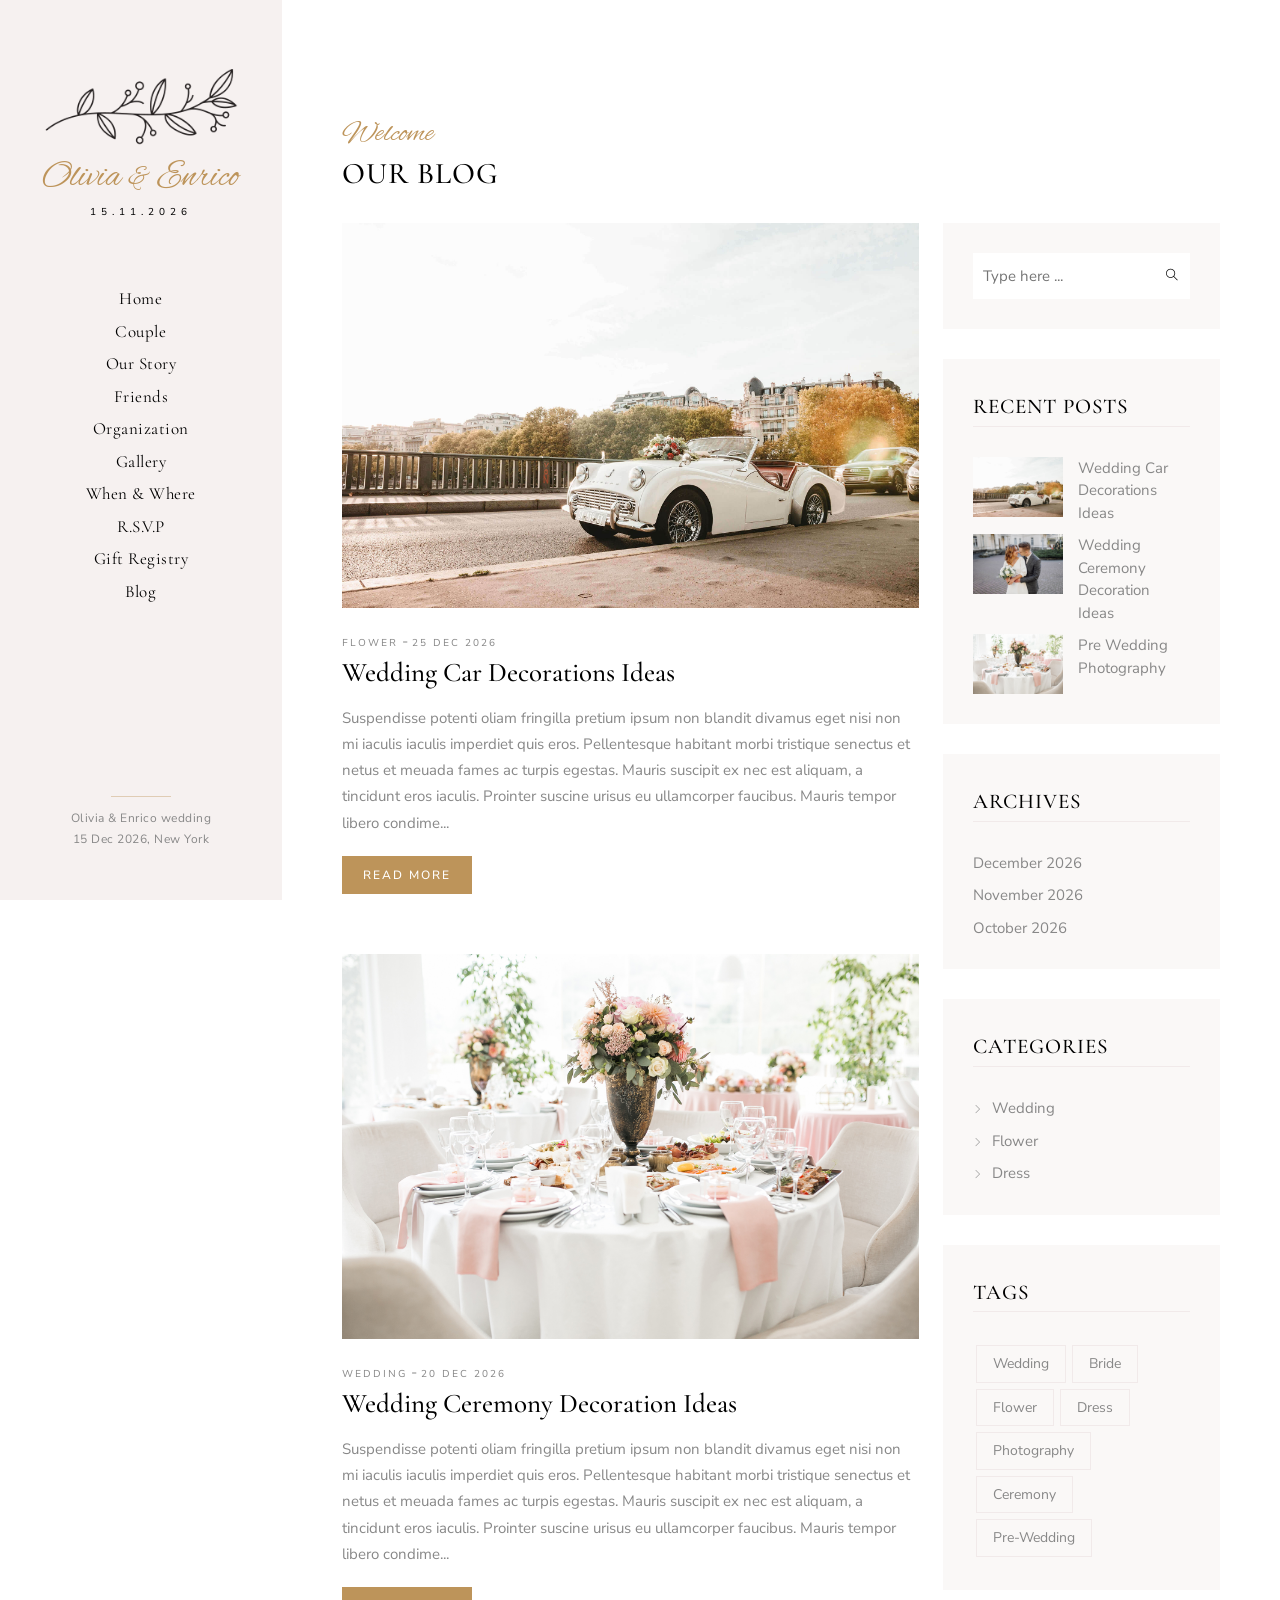
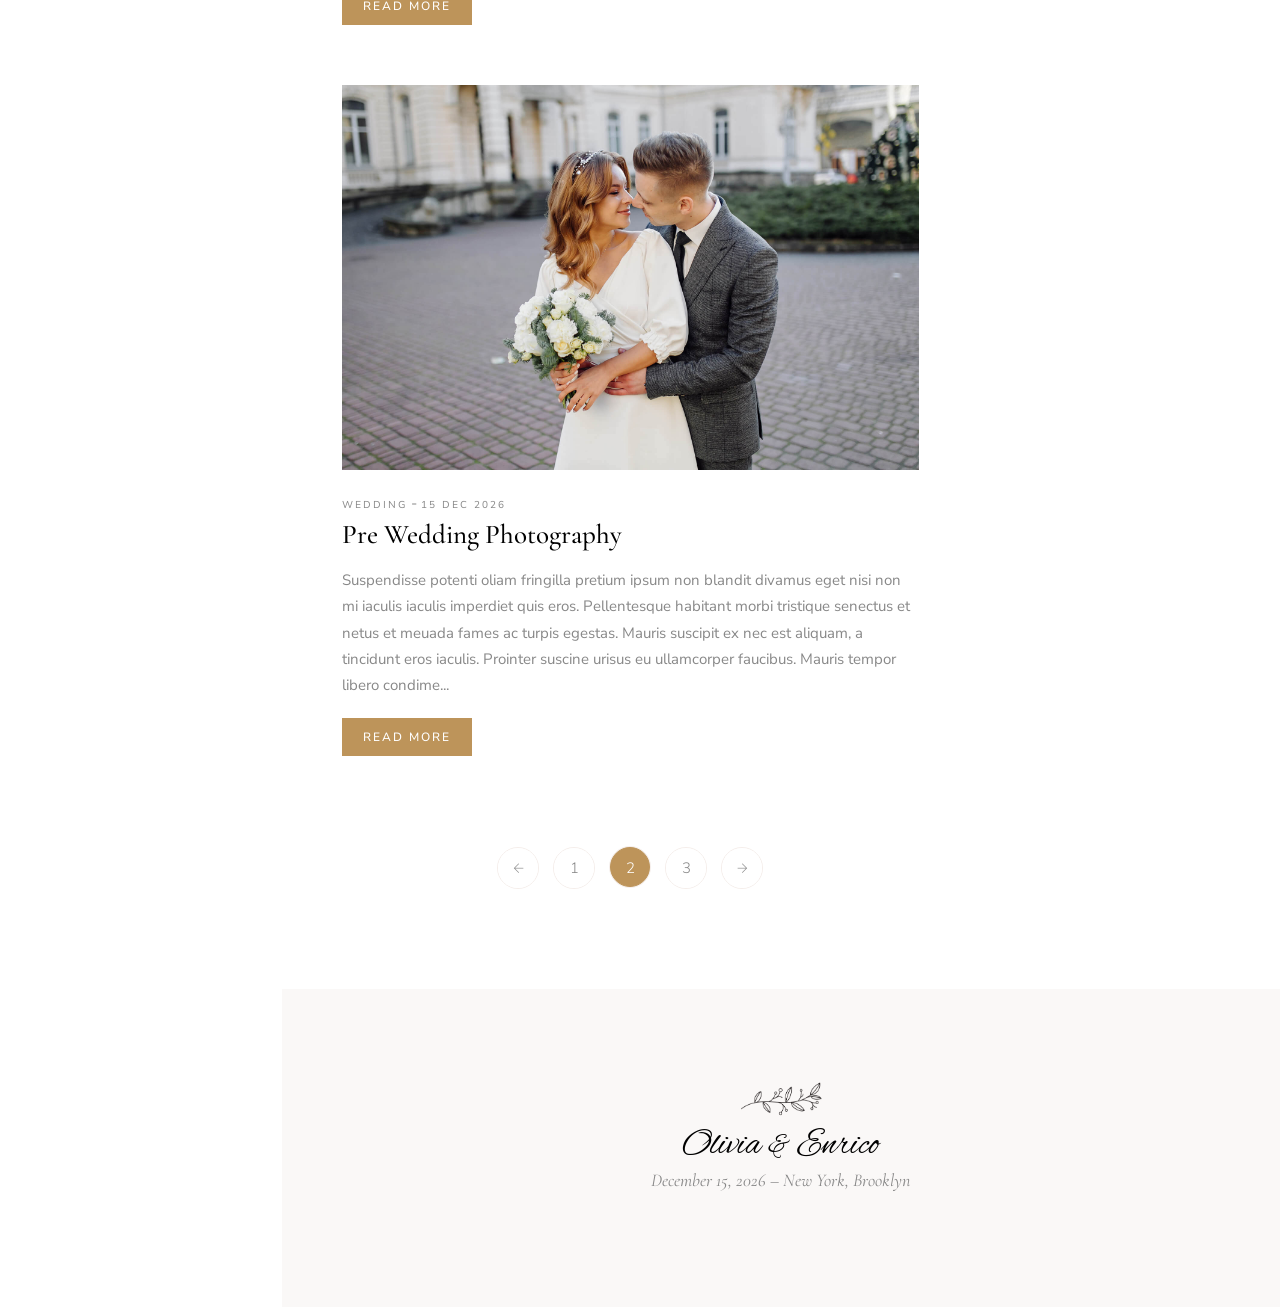
<file: blog.html>
<!DOCTYPE HTML>
<html lang="en">
<head>
    <meta charset="utf-8">
    <meta http-equiv="X-UA-Compatible" content="IE=edge">
    <title>Olivia & Enrico Wedding Template</title>
    <meta name="viewport" content="width=device-width, initial-scale=1">
    <meta name="description" content="Olivia & Enrico – Wedding Template is perfect for wedding planners, coordinators, photographers, and event organizers. Minimal, clean, responsive and SEO friendly design with Bootstrap 5+, video background, working contact form, and retina-ready layout.">
    <meta name="keywords" content="wedding template, wedding planner, wedding website, event organizer, wedding coordinator, wedding photographer, modern wedding template, bootstrap wedding theme, responsive wedding template, minimal wedding design">
    <meta name="author" content="DuruThemes">
    <meta name="robots" content="index, follow">
    <link rel="icon" type="image/png" href="images/favicon.png" />
    <link rel="stylesheet" href="css/animate.css">
    <link rel="stylesheet" href="css/themify-icons.css">
    <link rel="stylesheet" href="css/bootstrap.min.css">
    <link rel="stylesheet" href="css/magnific-popup.css">
    <link rel="stylesheet" href="css/owl.carousel.min.css">
    <link rel="stylesheet" href="css/owl.theme.default.min.css">
    <link rel="stylesheet" href="css/style.css">
</head>
<body>
    <!-- Preloader -->
    <div class="preloader">
        <div class="lds-heart">
            <div></div>
        </div>
    </div>
    <!-- Main -->
    <div id="oliven-page"> <a href="#" class="js-oliven-nav-toggle oliven-nav-toggle"><i></i></a>
        <!-- Sidebar Section -->
        <aside id="oliven-aside">
            <!-- Logo -->
            <div class="oliven-logo">
                <a href="index.html"> 
                    <img src="images/logo.png" alt=""> 
                    <span>Olivia <small>&</small> Enrico</span>
                    <h6>15.11.2026</h6>
                </a>
            </div>
            <!-- Menu -->
            <nav class="oliven-main-menu">
                <ul>
                    <li><a href="index.html#home">Home</a></li>
                    <li><a href="index.html#couple">Couple</a></li>
                    <li><a href="index.html#story">Our Story</a></li>
                    <li><a href="index.html#friends">Friends</a></li>
                    <li><a href="index.html#organization">Organization</a></li>
                    <li><a href="index.html#gallery">Gallery</a></li>
                    <li><a href="index.html#whenwhere">When & Where</a></li>
                    <li><a href="index.html#rsvp">R.S.V.P</a></li>
                    <li><a href="index.html#gift">Gift Registry</a></li>
                    <li><a href="blog.html">Blog</a></li>
                </ul>
            </nav>
            <!-- Sidebar Footer -->
            <div class="footer1"> <span class="separator"></span>
                <p>Olivia & Enrico wedding<br />15 Dec 2026, New York</p>
            </div>
        </aside>
        <!-- Content Section -->
        <div id="oliven-main">
            <!-- Blog -->
            <div id="blog" class="blog-page section-padding">
                <div class="container">
                    <div class="row">
                        <div class="col-md-12 mb-30"> 
                            <span class="oliven-title-meta">Welcome</span>
                            <h2 class="oliven-title">Our Blog</h2>
                        </div>
                    </div>
                    <div class="row">
                        <!-- Content -->
                        <div class="col-md-8">
                            <div class="row">
                               <div class="col-md-12">
                                    <div class="item">
                                        <div class="post-img img-grayscale">
                                            <a href="post.html"> <img src="images/blog/1.jpg" alt=""> </a>
                                        </div>
                                        <div class="post-cont"> <a href="blog.html"><span class="tag">Flower</span></a> - <a href="blog.html"><span class="tag">25 Dec 2026</span></a>
                                            <h5>
                                                <a href="post.html">Wedding Car Decorations Ideas</a>
                                            </h5>
                                            <p>Suspendisse potenti oliam fringilla pretium ipsum non blandit divamus eget nisi non mi iaculis iaculis imperdiet quis eros. Pellentesque habitant morbi tristique senectus et netus et meuada fames ac turpis egestas. Mauris suscipit ex nec est aliquam, a tincidunt eros iaculis. Prointer suscine urisus eu ullamcorper faucibus. Mauris tempor libero condime...</p>
                                            <div class="btn buttono"><a href="post.html"><span>Read More</span></a></div>
                                        </div>
                                    </div>
                                </div>                          
                                <div class="col-md-12">
                                    <div class="item">
                                        <div class="post-img img-grayscale">
                                            <a href="post.html"> <img src="images/blog/3.jpg" alt=""> </a>
                                        </div>
                                        <div class="post-cont"> <a href="blog.html"><span class="tag">Wedding</span></a> - <a href="blog.html"><span class="tag">20 Dec 2026</span></a>
                                            <h5>
                                                <a href="post.html">Wedding Ceremony Decoration Ideas</a>
                                            </h5>
                                            <p>Suspendisse potenti oliam fringilla pretium ipsum non blandit divamus eget nisi non mi iaculis iaculis imperdiet quis eros. Pellentesque habitant morbi tristique senectus et netus et meuada fames ac turpis egestas. Mauris suscipit ex nec est aliquam, a tincidunt eros iaculis. Prointer suscine urisus eu ullamcorper faucibus. Mauris tempor libero condime...</p>
                                            <div class="btn buttono"><a href="post.html"><span>Read More</span></a></div>
                                        </div>
                                    </div>
                                </div>
                                <div class="col-md-12">
                                    <div class="item">
                                        <div class="post-img img-grayscale">
                                            <a href="post.html"> <img src="images/blog/2.jpg" alt=""> </a>
                                        </div>
                                        <div class="post-cont"> <a href="blog.html"><span class="tag">Wedding</span></a> - <a href="blog.html"><span class="tag">15 Dec 2026</span></a>
                                            <h5>
                                                <a href="post.html">Pre Wedding Photography</a>
                                            </h5>
                                            <p>Suspendisse potenti oliam fringilla pretium ipsum non blandit divamus eget nisi non mi iaculis iaculis imperdiet quis eros. Pellentesque habitant morbi tristique senectus et netus et meuada fames ac turpis egestas. Mauris suscipit ex nec est aliquam, a tincidunt eros iaculis. Prointer suscine urisus eu ullamcorper faucibus. Mauris tempor libero condime...</p>
                                            <div class="btn buttono"><a href="post.html"><span>Read More</span></a></div>
                                        </div>
                                    </div>
                                </div>
                            </div>
                            <div class="row">
                                <div class="col-md-12 text-center">
                                    <!-- Pagination -->
                                    <ul class="blog-pagination-wrap align-center">
                                        <li><a href="blog.html#"><i class="ti-arrow-left"></i></a></li>
                                        <li><a href="blog.html#">1</a></li>
                                        <li><a href="blog.html#" class="active">2</a></li>
                                        <li><a href="blog.html#">3</a></li>
                                        <li><a href="blog.html#"><i class="ti-arrow-right"></i></a></li>
                                    </ul>
                                </div>
                            </div>
                        </div>
                        <!-- Sidebar -->
                        <div class="col-md-4">
                            <div class="blog-sidebar row">
                                <div class="col-md-12">
                                    <div class="widget search">
                                        <form>
                                            <input type="text" name="search" placeholder="Type here ...">
                                            <button type="submit"><i class="ti-search" aria-hidden="true"></i></button>
                                        </form>
                                    </div>
                                </div>
                                <div class="col-md-12">
                                    <div class="widget">
                                        <div class="widget-title">
                                            <h6>Recent Posts</h6>
                                        </div>
                                        <ul class="recent">
                                            <li>
                                                <div class="thum"> 
                                                    <img src="images/blog/1.jpg" alt=""> 
                                                </div> 
                                                <a href="#">Wedding Car Decorations Ideas</a>
                                            </li>
                                            <li>
                                                <div class="thum"> 
                                                    <img src="images/blog/2.jpg" alt=""> 
                                                </div> 
                                                <a href="#">Wedding Ceremony Decoration Ideas</a>
                                            </li>
                                            <li>
                                                <div class="thum"> 
                                                    <img src="images/blog/3.jpg" alt=""> 
                                                </div> 
                                                <a href="#">Pre Wedding Photography</a>
                                            </li>
                                        </ul>
                                    </div>
                                </div>
                                <div class="col-md-12">
                                    <div class="widget">
                                        <div class="widget-title">
                                            <h6>Archives</h6>
                                        </div>
                                        <ul>
                                            <li><a href="#">December 2026</a></li>
                                            <li><a href="#">November 2026</a></li>
                                            <li><a href="#">October 2026</a></li>
                                        </ul>
                                    </div>
                                </div>
                                <div class="col-md-12">
                                    <div class="widget">
                                        <div class="widget-title">
                                            <h6>Categories</h6>
                                        </div>
                                        <ul>
                                            <li><a href="post.html"><i class="ti-angle-right"></i>Wedding</a></li>
                                            <li><a href="post.html"><i class="ti-angle-right"></i>Flower</a></li>
                                            <li><a href="post.html"><i class="ti-angle-right"></i>Dress</a></li>
                                        </ul>
                                    </div>
                                </div>
                                <div class="col-md-12">
                                    <div class="widget">
                                        <div class="widget-title">
                                            <h6>Tags</h6>
                                        </div>
                                        <ul class="tags">
                                            <li><a href="#">Wedding</a></li>
                                            <li><a href="#">Bride</a></li>
                                            <li><a href="#">Flower</a></li>
                                            <li><a href="#">Dress</a></li>
                                            <li><a href="#">Photography</a></li>
                                            <li><a href="#">Ceremony</a></li>
                                            <li><a href="#">Pre-Wedding</a></li>
                                        </ul>
                                    </div>
                                </div>
                            </div>
                        </div>
                    </div>
                </div>
            </div>
            <!-- Footer -->
            <div class="footer2">
                <div class="oliven-narrow-content">
                    <div class="row">
                        <div class="col-md-12 text-center">
                            <h2>
                                <a href="index.html"><img src="images/logo.png" alt=""><span>Olivia <small>&</small> Enrico</span></a>
                            </h2>
                            <p class="copyright">December 15, 2026 – New York, Brooklyn</p>
                        </div>
                    </div>
                </div>
            </div>
        </div>
        <!-- jQuery -->
        <script src="js/jquery.min.js"></script>
        <script src="js/modernizr-2.6.2.min.js"></script>
        <script src="js/jquery.easing.1.3.js"></script>
        <script src="js/bootstrap.min.js"></script>
        <script src="js/jquery.waypoints.min.js"></script>
        <script src="js/sticky-kit.min.js"></script>
        <script src="js/isotope.js"></script>
        <script src="js/jquery.magnific-popup.min.js"></script>
        <script src="js/owl.carousel.min.js"></script>
        <script src="js/main.js"></script>
    </div>
</body>
</html>
</file>
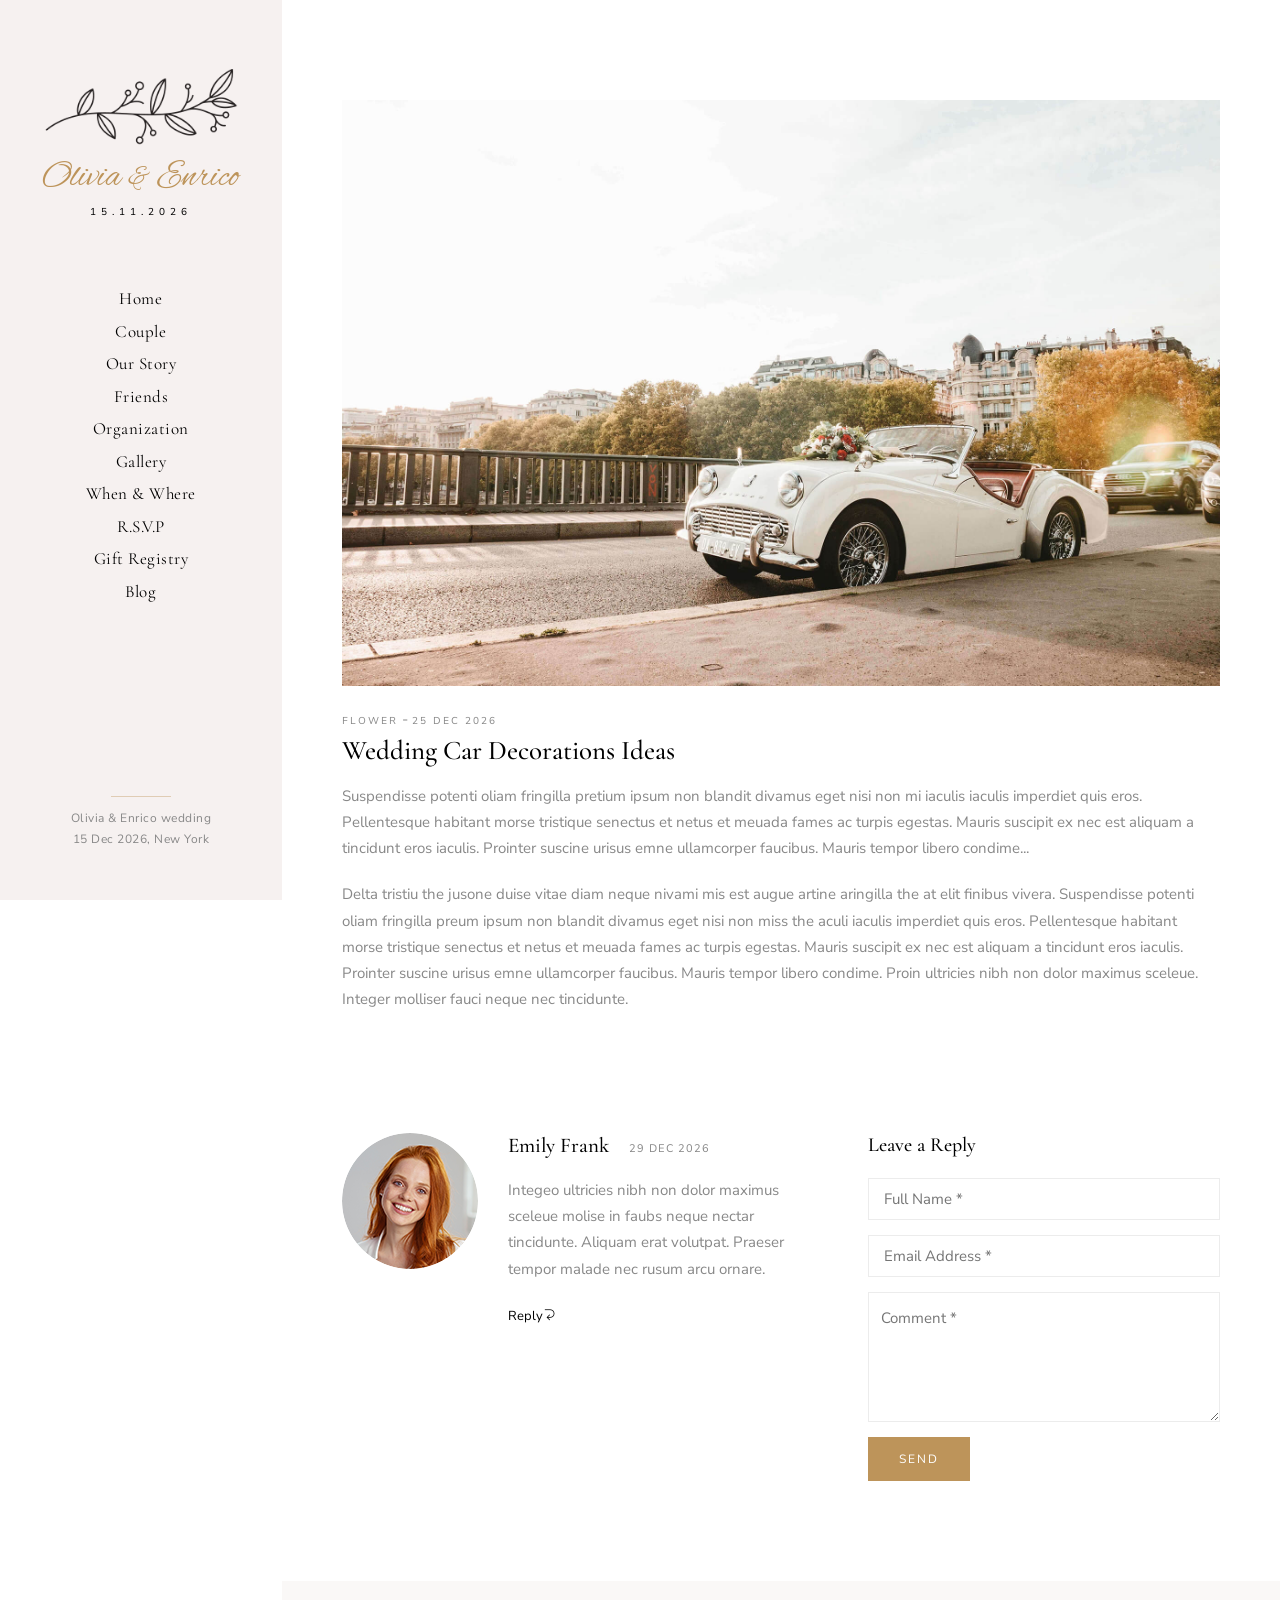
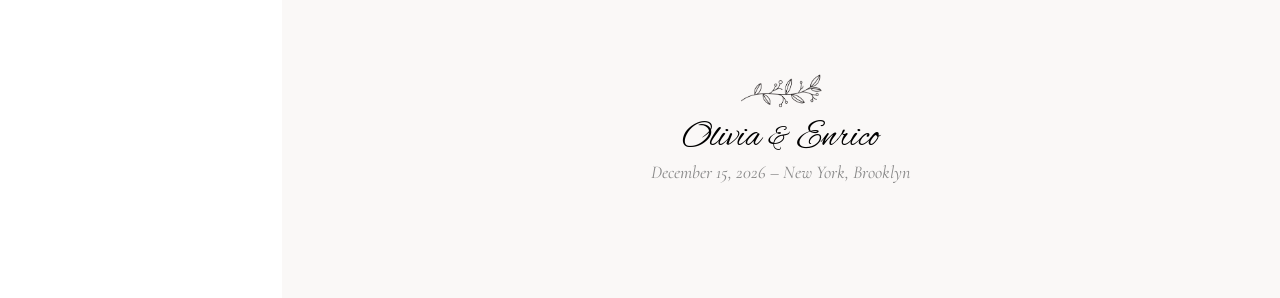
<file: post.html>
<!DOCTYPE HTML>
<html lang="en">
<head>
    <meta charset="utf-8">
    <meta http-equiv="X-UA-Compatible" content="IE=edge">
    <title>Olivia & Enrico Wedding Template</title>
    <meta name="viewport" content="width=device-width, initial-scale=1">
    <meta name="description" content="Olivia & Enrico – Wedding Template is perfect for wedding planners, coordinators, photographers, and event organizers. Minimal, clean, responsive and SEO friendly design with Bootstrap 5+, video background, working contact form, and retina-ready layout.">
    <meta name="keywords" content="wedding template, wedding planner, wedding website, event organizer, wedding coordinator, wedding photographer, modern wedding template, bootstrap wedding theme, responsive wedding template, minimal wedding design">
    <meta name="author" content="DuruThemes">
    <meta name="robots" content="index, follow">
    <link rel="icon" type="image/png" href="images/favicon.png" />
    <link rel="stylesheet" href="css/animate.css">
    <link rel="stylesheet" href="css/themify-icons.css">
    <link rel="stylesheet" href="css/bootstrap.min.css">
    <link rel="stylesheet" href="css/magnific-popup.css">
    <link rel="stylesheet" href="css/owl.carousel.min.css">
    <link rel="stylesheet" href="css/owl.theme.default.min.css">
    <link rel="stylesheet" href="css/style.css">
</head>
<body>
    <!-- Preloader -->
    <div class="preloader">
        <div class="lds-heart">
            <div></div>
        </div>
    </div>
    <!-- Main -->
    <div id="oliven-page"> <a href="#" class="js-oliven-nav-toggle oliven-nav-toggle"><i></i></a>
        <!-- Sidebar Section -->
        <aside id="oliven-aside">
            <!-- Logo -->
            <div class="oliven-logo">
                <a href="index.html"> 
                    <img src="images/logo.png" alt=""> 
                    <span>Olivia <small>&</small> Enrico</span>
                    <h6>15.11.2026</h6> 
                </a>
            </div>
            <!-- Menu -->
            <nav class="oliven-main-menu">
                <ul>
                    <li><a href="index.html#home">Home</a></li>
                    <li><a href="index.html#couple">Couple</a></li>
                    <li><a href="index.html#story">Our Story</a></li>
                    <li><a href="index.html#friends">Friends</a></li>
                    <li><a href="index.html#organization">Organization</a></li>
                    <li><a href="index.html#gallery">Gallery</a></li>
                    <li><a href="index.html#whenwhere">When & Where</a></li>
                    <li><a href="index.html#rsvp">R.S.V.P</a></li>
                    <li><a href="index.html#gift">Gift Registry</a></li>
                    <li><a href="blog.html">Blog</a></li>
                </ul>
            </nav>
            <!-- Sidebar Footer -->
            <div class="footer1"> <span class="separator"></span>
                <p>Olivia & Enrico wedding<br />15 Dec 2026, New York</p>
            </div>
        </aside>
        <!-- Content Section -->
        <div id="oliven-main">
            <!-- Post -->
            <div id="post" class="blog-page section-padding">
                <div class="container">
                    <div class="row">
                        <div class="col-md-12">
                            <div class="item">
                                <div class="post-img img-grayscale">
                                    <a href="post.html"> <img src="images/blog/1.jpg" alt=""> </a>
                                </div>
                                <div class="post-cont"> <a href="blog.html"><span class="tag">Flower</span></a> - <a href="blog.html"><span class="tag">25 Dec 2026</span></a>
                                    <h5>
                                        <a href="post.html">Wedding Car Decorations Ideas</a>
                                    </h5>
                                    <p>Suspendisse potenti oliam fringilla pretium ipsum non blandit divamus eget nisi non mi iaculis iaculis imperdiet quis eros. Pellentesque habitant morse tristique senectus et netus et meuada fames ac turpis egestas. Mauris suscipit ex nec est aliquam a tincidunt eros iaculis. Prointer suscine urisus emne ullamcorper faucibus. Mauris tempor libero condime...</p>
                                    <p>Delta tristiu the jusone duise vitae diam neque nivami mis est augue artine aringilla the at elit finibus vivera. Suspendisse potenti oliam fringilla preum ipsum non blandit divamus eget nisi non miss the aculi iaculis imperdiet quis eros. Pellentesque habitant morse tristique senectus et netus et meuada fames ac turpis egestas. Mauris suscipit ex nec est aliquam a tincidunt eros iaculis. Prointer suscine urisus emne ullamcorper faucibus. Mauris tempor libero condime. Proin ultricies nibh non dolor maximus sceleue. Integer molliser fauci neque nec tincidunte.</p>
                                </div>
                            </div>
                        </div>
                    </div>
                </div>
                <div class="blog-comment-section">
            <div class="container">
                <div class="row">
                    <!-- Comment -->
                    <div class="col-md-7">
                        <div class="blog-post-comment-wrap">
                            <div class="blog-user-comment"> <img src="images/blog/people.png" alt=""> </div>
                            <div class="blog-user-content">
                                <h3>Emily Frank<span> 29 Dec 2026</span></h3>
                                <p>Integeo ultricies nibh non dolor maximus sceleue molise in faubs neque nectar tincidunte. Aliquam erat volutpat. Praeser tempor malade nec rusum arcu ornare. </p> <a class="blog-repay" href="#">Reply<i class="ti-back-left"></i></a>
                            </div>
                        </div>
                    </div>
                    <!-- Contact Form -->
                    <div class="col-md-5">
                        <h5>Leave a Reply</h5>
                        <form method="post" class="row">
                            <div class="col-md-12">
                                <input type="text" placeholder="Full Name *" required="">
                            </div>
                            <div class="col-md-12">
                                <input type="email"  placeholder="Email Address *" required="">
                            </div>
                            <div class="col-md-12">
                                <textarea name="message" id="message" cols="40" rows="4" placeholder="Comment *" required=""></textarea>
                            </div>
                            <div class="col-md-12">
                                <div class="form-group">
                                    <input type="submit" class="btn buttono" value="SEND">
                                </div>
                            </div>
                        </form>
                    </div>
                </div>
            </div>
        </div>
            </div>
            <!-- Footer -->
            <div class="footer2">
                <div class="oliven-narrow-content">
                    <div class="row">
                        <div class="col-md-12 text-center">
                            <h2>
                                <a href="index.html"><img src="images/logo.png" alt=""><span>Olivia <small>&</small> Enrico</span></a>
                            </h2>
                            <p class="copyright">December 15, 2026 – New York, Brooklyn</p>
                        </div>
                    </div>
                </div>
            </div>
        </div>
        <!-- jQuery -->
        <script src="js/jquery.min.js"></script>
        <script src="js/modernizr-2.6.2.min.js"></script>
        <script src="js/jquery.easing.1.3.js"></script>
        <script src="js/bootstrap.min.js"></script>
        <script src="js/jquery.waypoints.min.js"></script>
        <script src="js/sticky-kit.min.js"></script>
        <script src="js/isotope.js"></script>
        <script src="js/jquery.magnific-popup.min.js"></script>
        <script src="js/owl.carousel.min.js"></script>
        <script src="js/main.js"></script>
    </div>
</body>

</html>
</file>
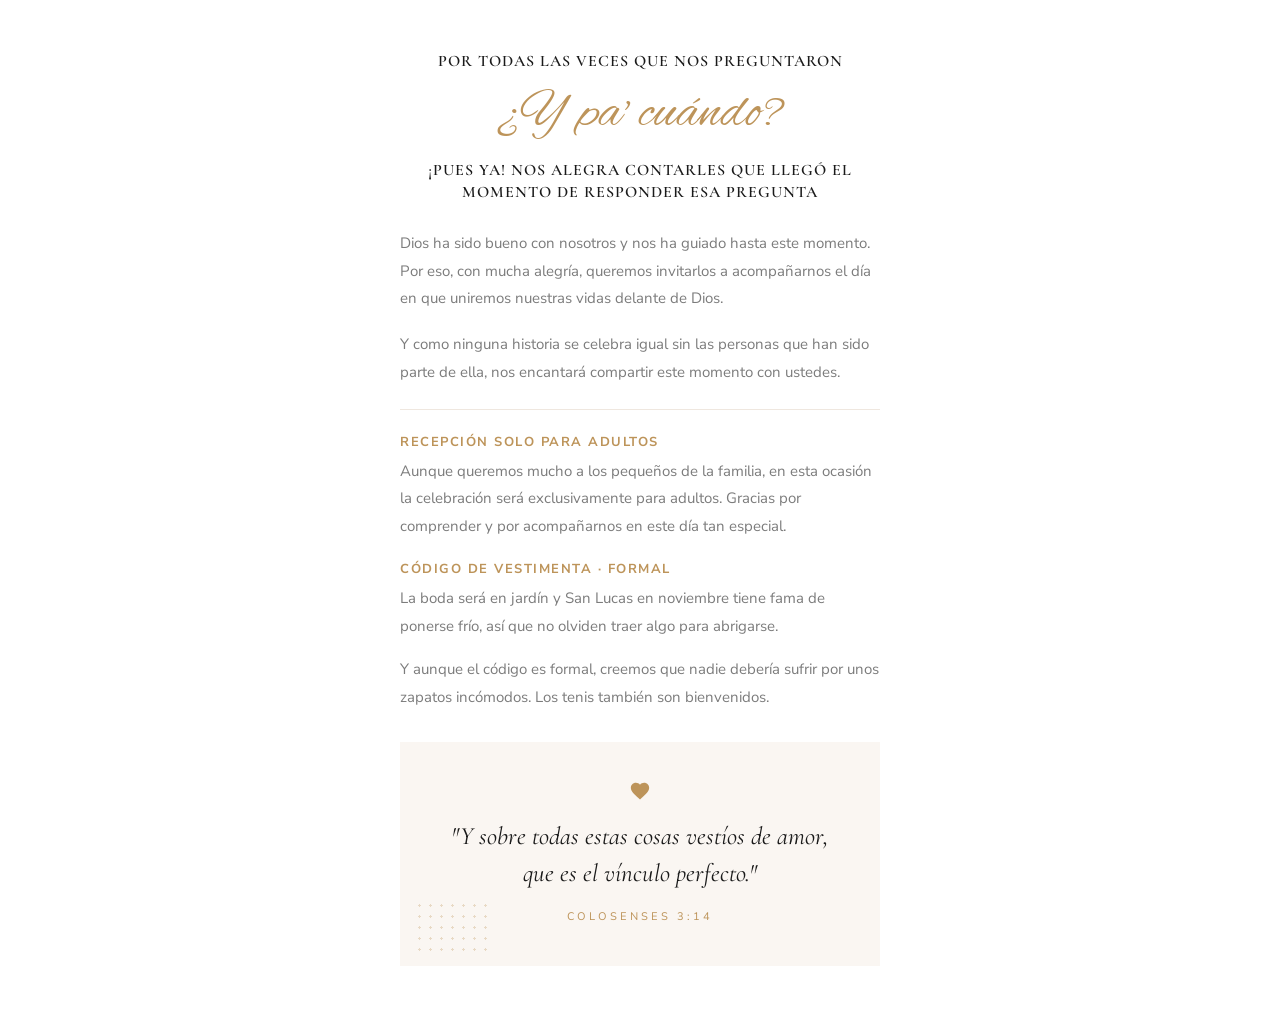
<file: claude design/historia-opcion-b.html>
<!--
============================================================
  Sección "Nuestra historia" — Opción B (Acento editorial)
  Para: index.php  ·  Boda Estteban & María
============================================================

CÓMO IMPLEMENTARLO (instrucciones para Codex):

1) En index.php, dentro de  <div id="story" class="story section-padding">,
   REEMPLAZA todo el contenido de la columna de texto:

       <div class="col-md-7 animate-box" data-animate-effect="fadeInRight">
           ...  (h3.oliven-story-title, los <p>, el <h4> del versículo, etc.)
       </div>

   por el BLOQUE HTML de abajo (la sección marcada como "HTML A PEGAR").
   La columna de la foto (col-md-5) se queda igual.

2) Pega el BLOQUE CSS de abajo al final de css/style.css
   (o dentro de un <style> en el <head>). Va con scope en
   ".story-editorial", así que no afecta nada más.

3) Las fuentes (Cormorant Garamond, Alex Brush, Nunito Sans) ya las
   carga style.css con @import, no hay que añadir nada.

Este archivo se puede abrir en el navegador para ver el resultado.
============================================================
-->
<!DOCTYPE html>
<html lang="es">
<head>
<meta charset="utf-8">
<meta name="viewport" content="width=device-width, initial-scale=1">
<title>Nuestra historia — Opción B</title>
<link rel="preconnect" href="https://fonts.googleapis.com">
<link rel="preconnect" href="https://fonts.gstatic.com" crossorigin>
<link href="https://fonts.googleapis.com/css2?family=Alex+Brush&family=Cormorant+Garamond:ital,wght@0,400;0,500;0,600;1,400;1,500&family=Nunito+Sans:ital,wght@0,400;0,600;0,700;1,400&display=swap" rel="stylesheet">

<!-- ===================== BLOQUE CSS A PEGAR ===================== -->
<style>
.story-editorial { max-width: 480px; }

.story-editorial .se-leadin {
  font-family: 'Cormorant Garamond', serif;
  font-weight: 600;
  font-size: 16px;
  letter-spacing: 1px;
  text-transform: uppercase;
  color: #1a1a1a;
  line-height: 1.4;
  text-align: center;
  margin: 0;
}
.story-editorial .se-script {
  font-family: 'Alex Brush', cursive;
  color: #BD945A;
  font-size: 54px;
  line-height: 1.05;
  text-align: center;
  margin: 14px 0 0;
  padding-bottom: 10px;
}
.story-editorial .se-answer {
  font-family: 'Cormorant Garamond', serif;
  font-weight: 600;
  font-size: 16px;
  letter-spacing: 1px;
  text-transform: uppercase;
  color: #1a1a1a;
  line-height: 1.4;
  text-align: center;
  margin: 6px 0 0;
}
.story-editorial .se-body {
  font-family: 'Nunito Sans', sans-serif;
  font-size: 15px;
  line-height: 1.85;
  color: #7c7c7c;
  margin: 26px 0 18px;
}
.story-editorial .se-body + .se-body { margin-top: 0; }
.story-editorial .se-details {
  border-top: 1px solid #efe7df;
  margin: 22px 0;
  padding-top: 20px;
}
.story-editorial .se-details p {
  font-family: 'Nunito Sans', sans-serif;
  font-size: 15px;
  line-height: 1.85;
  color: #7c7c7c;
  margin: 0 0 16px;
}
.story-editorial .se-details p:last-child { margin-bottom: 0; }
.story-editorial .se-label {
  color: #BD945A;
  font-weight: 700;
  display: block;
  font-size: 13px;
  letter-spacing: 1.5px;
  text-transform: uppercase;
  margin-bottom: 4px;
}
/* Panel del versículo */
.story-editorial .se-verse {
  background: #faf6f2;
  padding: 38px 40px 42px;
  margin-top: 30px;
  text-align: center;
  position: relative;
  overflow: hidden;
}
.story-editorial .se-verse .se-dots {
  position: absolute;
  bottom: 10px;
  left: 14px;
  width: 80px;
  height: 56px;
  background-image: radial-gradient(#BD945A 1.3px, transparent 1.3px);
  background-size: 11px 11px;
  opacity: .3;
}
.story-editorial .se-verse svg { display: block; margin: 0 auto 16px; position: relative; overflow: visible; }
.story-editorial .se-verse p {
  font-family: 'Cormorant Garamond', serif;
  font-style: italic;
  font-size: 25px;
  line-height: 1.5;
  color: #1a1a1a;
  margin: 0;
  position: relative;
}
.story-editorial .se-cite {
  font-family: 'Nunito Sans', sans-serif;
  font-size: 11px;
  letter-spacing: 3px;
  text-transform: uppercase;
  color: #BD945A;
  margin-top: 16px;
  position: relative;
}
</style>
<style>
  /* solo para esta vista de previsualización; NO copiar a index.php */
  body { background:#fff; margin:0; padding:50px 24px; font-family:'Nunito Sans',sans-serif; display:flex; justify-content:center; }
</style>
</head>
<body>

<!-- ===================== HTML A PEGAR ===================== -->
<!-- Va dentro de: <div class="col-md-7 animate-box" data-animate-effect="fadeInRight"> -->
<div class="story-editorial">

  <p class="se-leadin">Por todas las veces que nos preguntaron</p>
  <div class="se-script">¿Y pa' cuándo?</div>
  <p class="se-answer">¡Pues ya! Nos alegra contarles que llegó el momento de responder esa pregunta</p>

  <p class="se-body">Dios ha sido bueno con nosotros y nos ha guiado hasta este momento. Por eso, con mucha alegría, queremos invitarlos a acompañarnos el día en que uniremos nuestras vidas delante de Dios.</p>
  <p class="se-body">Y como ninguna historia se celebra igual sin las personas que han sido parte de ella, nos encantará compartir este momento con ustedes.</p>

  <div class="se-details">
    <p><strong class="se-label">Recepción solo para adultos</strong>Aunque queremos mucho a los pequeños de la familia, en esta ocasión la celebración será exclusivamente para adultos. Gracias por comprender y por acompañarnos en este día tan especial.</p>
    <p><strong class="se-label">Código de vestimenta · Formal</strong>La boda será en jardín y San Lucas en noviembre tiene fama de ponerse frío, así que no olviden traer algo para abrigarse.</p>
    <p>Y aunque el código es formal, creemos que nadie debería sufrir por unos zapatos incómodos. Los tenis también son bienvenidos.</p>
  </div>

  <div class="se-verse">
    <span class="se-dots"></span>
    <svg width="22" height="22" viewBox="0 0 24 24"><path d="M12 21.35l-1.45-1.32C5.4 15.36 2 12.28 2 8.5 2 5.42 4.42 3 7.5 3c1.74 0 3.41.81 4.5 2.09C13.09 3.81 14.76 3 16.5 3 19.58 3 22 5.42 22 8.5c0 3.78-3.4 6.86-8.55 11.54L12 21.35z" fill="#BD945A"/></svg>
    <p>"Y sobre todas estas cosas vestíos de amor, que es el vínculo perfecto."</p>
    <div class="se-cite">Colosenses 3:14</div>
  </div>

</div>
<!-- ===================== FIN HTML A PEGAR ===================== -->

</body>
</html>
</file>
<file: css/themify-icons.css>
@font-face {
	font-family: 'themify';
	src:url('../fonts/themify.eot');
	src:url('../fonts/themify.eot?#iefix') format('embedded-opentype'),
		url('../fonts/themify.woff') format('woff'),
		url('../fonts/themify.ttf') format('truetype'),
		url('../fonts/themify.svg') format('svg');
	font-weight: normal;
	font-style: normal;
}

[class^="ti-"], [class*=" ti-"] {
	font-family: 'themify';
	speak: none;
	font-style: normal;
	font-weight: normal;
	font-variant: normal;
	text-transform: none;
	line-height: 1;

	/* Better Font Rendering =========== */
	-webkit-font-smoothing: antialiased;
	-moz-osx-font-smoothing: grayscale;
}

.ti-wand:before {
	content: "\e600";
}
.ti-volume:before {
	content: "\e601";
}
.ti-user:before {
	content: "\e602";
}
.ti-unlock:before {
	content: "\e603";
}
.ti-unlink:before {
	content: "\e604";
}
.ti-trash:before {
	content: "\e605";
}
.ti-thought:before {
	content: "\e606";
}
.ti-target:before {
	content: "\e607";
}
.ti-tag:before {
	content: "\e608";
}
.ti-tablet:before {
	content: "\e609";
}
.ti-star:before {
	content: "\e60a";
}
.ti-spray:before {
	content: "\e60b";
}
.ti-signal:before {
	content: "\e60c";
}
.ti-shopping-cart:before {
	content: "\e60d";
}
.ti-shopping-cart-full:before {
	content: "\e60e";
}
.ti-settings:before {
	content: "\e60f";
}
.ti-search:before {
	content: "\e610";
}
.ti-zoom-in:before {
	content: "\e611";
}
.ti-zoom-out:before {
	content: "\e612";
}
.ti-cut:before {
	content: "\e613";
}
.ti-ruler:before {
	content: "\e614";
}
.ti-ruler-pencil:before {
	content: "\e615";
}
.ti-ruler-alt:before {
	content: "\e616";
}
.ti-bookmark:before {
	content: "\e617";
}
.ti-bookmark-alt:before {
	content: "\e618";
}
.ti-reload:before {
	content: "\e619";
}
.ti-plus:before {
	content: "\e61a";
}
.ti-pin:before {
	content: "\e61b";
}
.ti-pencil:before {
	content: "\e61c";
}
.ti-pencil-alt:before {
	content: "\e61d";
}
.ti-paint-roller:before {
	content: "\e61e";
}
.ti-paint-bucket:before {
	content: "\e61f";
}
.ti-na:before {
	content: "\e620";
}
.ti-mobile:before {
	content: "\e621";
}
.ti-minus:before {
	content: "\e622";
}
.ti-medall:before {
	content: "\e623";
}
.ti-medall-alt:before {
	content: "\e624";
}
.ti-marker:before {
	content: "\e625";
}
.ti-marker-alt:before {
	content: "\e626";
}
.ti-arrow-up:before {
	content: "\e627";
}
.ti-arrow-right:before {
	content: "\e628";
}
.ti-arrow-left:before {
	content: "\e629";
}
.ti-arrow-down:before {
	content: "\e62a";
}
.ti-lock:before {
	content: "\e62b";
}
.ti-location-arrow:before {
	content: "\e62c";
}
.ti-link:before {
	content: "\e62d";
}
.ti-layout:before {
	content: "\e62e";
}
.ti-layers:before {
	content: "\e62f";
}
.ti-layers-alt:before {
	content: "\e630";
}
.ti-key:before {
	content: "\e631";
}
.ti-import:before {
	content: "\e632";
}
.ti-image:before {
	content: "\e633";
}
.ti-heart:before {
	content: "\e634";
}
.ti-heart-broken:before {
	content: "\e635";
}
.ti-hand-stop:before {
	content: "\e636";
}
.ti-hand-open:before {
	content: "\e637";
}
.ti-hand-drag:before {
	content: "\e638";
}
.ti-folder:before {
	content: "\e639";
}
.ti-flag:before {
	content: "\e63a";
}
.ti-flag-alt:before {
	content: "\e63b";
}
.ti-flag-alt-2:before {
	content: "\e63c";
}
.ti-eye:before {
	content: "\e63d";
}
.ti-export:before {
	content: "\e63e";
}
.ti-exchange-vertical:before {
	content: "\e63f";
}
.ti-desktop:before {
	content: "\e640";
}
.ti-cup:before {
	content: "\e641";
}
.ti-crown:before {
	content: "\e642";
}
.ti-comments:before {
	content: "\e643";
}
.ti-comment:before {
	content: "\e644";
}
.ti-comment-alt:before {
	content: "\e645";
}
.ti-close:before {
	content: "\e646";
}
.ti-clip:before {
	content: "\e647";
}
.ti-angle-up:before {
	content: "\e648";
}
.ti-angle-right:before {
	content: "\e649";
}
.ti-angle-left:before {
	content: "\e64a";
}
.ti-angle-down:before {
	content: "\e64b";
}
.ti-check:before {
	content: "\e64c";
}
.ti-check-box:before {
	content: "\e64d";
}
.ti-camera:before {
	content: "\e64e";
}
.ti-announcement:before {
	content: "\e64f";
}
.ti-brush:before {
	content: "\e650";
}
.ti-briefcase:before {
	content: "\e651";
}
.ti-bolt:before {
	content: "\e652";
}
.ti-bolt-alt:before {
	content: "\e653";
}
.ti-blackboard:before {
	content: "\e654";
}
.ti-bag:before {
	content: "\e655";
}
.ti-move:before {
	content: "\e656";
}
.ti-arrows-vertical:before {
	content: "\e657";
}
.ti-arrows-horizontal:before {
	content: "\e658";
}
.ti-fullscreen:before {
	content: "\e659";
}
.ti-arrow-top-right:before {
	content: "\e65a";
}
.ti-arrow-top-left:before {
	content: "\e65b";
}
.ti-arrow-circle-up:before {
	content: "\e65c";
}
.ti-arrow-circle-right:before {
	content: "\e65d";
}
.ti-arrow-circle-left:before {
	content: "\e65e";
}
.ti-arrow-circle-down:before {
	content: "\e65f";
}
.ti-angle-double-up:before {
	content: "\e660";
}
.ti-angle-double-right:before {
	content: "\e661";
}
.ti-angle-double-left:before {
	content: "\e662";
}
.ti-angle-double-down:before {
	content: "\e663";
}
.ti-zip:before {
	content: "\e664";
}
.ti-world:before {
	content: "\e665";
}
.ti-wheelchair:before {
	content: "\e666";
}
.ti-view-list:before {
	content: "\e667";
}
.ti-view-list-alt:before {
	content: "\e668";
}
.ti-view-grid:before {
	content: "\e669";
}
.ti-uppercase:before {
	content: "\e66a";
}
.ti-upload:before {
	content: "\e66b";
}
.ti-underline:before {
	content: "\e66c";
}
.ti-truck:before {
	content: "\e66d";
}
.ti-timer:before {
	content: "\e66e";
}
.ti-ticket:before {
	content: "\e66f";
}
.ti-thumb-up:before {
	content: "\e670";
}
.ti-thumb-down:before {
	content: "\e671";
}
.ti-text:before {
	content: "\e672";
}
.ti-stats-up:before {
	content: "\e673";
}
.ti-stats-down:before {
	content: "\e674";
}
.ti-split-v:before {
	content: "\e675";
}
.ti-split-h:before {
	content: "\e676";
}
.ti-smallcap:before {
	content: "\e677";
}
.ti-shine:before {
	content: "\e678";
}
.ti-shift-right:before {
	content: "\e679";
}
.ti-shift-left:before {
	content: "\e67a";
}
.ti-shield:before {
	content: "\e67b";
}
.ti-notepad:before {
	content: "\e67c";
}
.ti-server:before {
	content: "\e67d";
}
.ti-quote-right:before {
	content: "\e67e";
}
.ti-quote-left:before {
	content: "\e67f";
}
.ti-pulse:before {
	content: "\e680";
}
.ti-printer:before {
	content: "\e681";
}
.ti-power-off:before {
	content: "\e682";
}
.ti-plug:before {
	content: "\e683";
}
.ti-pie-chart:before {
	content: "\e684";
}
.ti-paragraph:before {
	content: "\e685";
}
.ti-panel:before {
	content: "\e686";
}
.ti-package:before {
	content: "\e687";
}
.ti-music:before {
	content: "\e688";
}
.ti-music-alt:before {
	content: "\e689";
}
.ti-mouse:before {
	content: "\e68a";
}
.ti-mouse-alt:before {
	content: "\e68b";
}
.ti-money:before {
	content: "\e68c";
}
.ti-microphone:before {
	content: "\e68d";
}
.ti-menu:before {
	content: "\e68e";
}
.ti-menu-alt:before {
	content: "\e68f";
}
.ti-map:before {
	content: "\e690";
}
.ti-map-alt:before {
	content: "\e691";
}
.ti-loop:before {
	content: "\e692";
}
.ti-location-pin:before {
	content: "\e693";
}
.ti-list:before {
	content: "\e694";
}
.ti-light-bulb:before {
	content: "\e695";
}
.ti-Italic:before {
	content: "\e696";
}
.ti-info:before {
	content: "\e697";
}
.ti-infinite:before {
	content: "\e698";
}
.ti-id-badge:before {
	content: "\e699";
}
.ti-hummer:before {
	content: "\e69a";
}
.ti-home:before {
	content: "\e69b";
}
.ti-help:before {
	content: "\e69c";
}
.ti-headphone:before {
	content: "\e69d";
}
.ti-harddrives:before {
	content: "\e69e";
}
.ti-harddrive:before {
	content: "\e69f";
}
.ti-gift:before {
	content: "\e6a0";
}
.ti-game:before {
	content: "\e6a1";
}
.ti-filter:before {
	content: "\e6a2";
}
.ti-files:before {
	content: "\e6a3";
}
.ti-file:before {
	content: "\e6a4";
}
.ti-eraser:before {
	content: "\e6a5";
}
.ti-envelope:before {
	content: "\e6a6";
}
.ti-download:before {
	content: "\e6a7";
}
.ti-direction:before {
	content: "\e6a8";
}
.ti-direction-alt:before {
	content: "\e6a9";
}
.ti-dashboard:before {
	content: "\e6aa";
}
.ti-control-stop:before {
	content: "\e6ab";
}
.ti-control-shuffle:before {
	content: "\e6ac";
}
.ti-control-play:before {
	content: "\e6ad";
}
.ti-control-pause:before {
	content: "\e6ae";
}
.ti-control-forward:before {
	content: "\e6af";
}
.ti-control-backward:before {
	content: "\e6b0";
}
.ti-cloud:before {
	content: "\e6b1";
}
.ti-cloud-up:before {
	content: "\e6b2";
}
.ti-cloud-down:before {
	content: "\e6b3";
}
.ti-clipboard:before {
	content: "\e6b4";
}
.ti-car:before {
	content: "\e6b5";
}
.ti-calendar:before {
	content: "\e6b6";
}
.ti-book:before {
	content: "\e6b7";
}
.ti-bell:before {
	content: "\e6b8";
}
.ti-basketball:before {
	content: "\e6b9";
}
.ti-bar-chart:before {
	content: "\e6ba";
}
.ti-bar-chart-alt:before {
	content: "\e6bb";
}
.ti-back-right:before {
	content: "\e6bc";
}
.ti-back-left:before {
	content: "\e6bd";
}
.ti-arrows-corner:before {
	content: "\e6be";
}
.ti-archive:before {
	content: "\e6bf";
}
.ti-anchor:before {
	content: "\e6c0";
}
.ti-align-right:before {
	content: "\e6c1";
}
.ti-align-left:before {
	content: "\e6c2";
}
.ti-align-justify:before {
	content: "\e6c3";
}
.ti-align-center:before {
	content: "\e6c4";
}
.ti-alert:before {
	content: "\e6c5";
}
.ti-alarm-clock:before {
	content: "\e6c6";
}
.ti-agenda:before {
	content: "\e6c7";
}
.ti-write:before {
	content: "\e6c8";
}
.ti-window:before {
	content: "\e6c9";
}
.ti-widgetized:before {
	content: "\e6ca";
}
.ti-widget:before {
	content: "\e6cb";
}
.ti-widget-alt:before {
	content: "\e6cc";
}
.ti-wallet:before {
	content: "\e6cd";
}
.ti-video-clapper:before {
	content: "\e6ce";
}
.ti-video-camera:before {
	content: "\e6cf";
}
.ti-vector:before {
	content: "\e6d0";
}
.ti-themify-logo:before {
	content: "\e6d1";
}
.ti-themify-favicon:before {
	content: "\e6d2";
}
.ti-themify-favicon-alt:before {
	content: "\e6d3";
}
.ti-support:before {
	content: "\e6d4";
}
.ti-stamp:before {
	content: "\e6d5";
}
.ti-split-v-alt:before {
	content: "\e6d6";
}
.ti-slice:before {
	content: "\e6d7";
}
.ti-shortcode:before {
	content: "\e6d8";
}
.ti-shift-right-alt:before {
	content: "\e6d9";
}
.ti-shift-left-alt:before {
	content: "\e6da";
}
.ti-ruler-alt-2:before {
	content: "\e6db";
}
.ti-receipt:before {
	content: "\e6dc";
}
.ti-pin2:before {
	content: "\e6dd";
}
.ti-pin-alt:before {
	content: "\e6de";
}
.ti-pencil-alt2:before {
	content: "\e6df";
}
.ti-palette:before {
	content: "\e6e0";
}
.ti-more:before {
	content: "\e6e1";
}
.ti-more-alt:before {
	content: "\e6e2";
}
.ti-microphone-alt:before {
	content: "\e6e3";
}
.ti-magnet:before {
	content: "\e6e4";
}
.ti-line-double:before {
	content: "\e6e5";
}
.ti-line-dotted:before {
	content: "\e6e6";
}
.ti-line-dashed:before {
	content: "\e6e7";
}
.ti-layout-width-full:before {
	content: "\e6e8";
}
.ti-layout-width-default:before {
	content: "\e6e9";
}
.ti-layout-width-default-alt:before {
	content: "\e6ea";
}
.ti-layout-tab:before {
	content: "\e6eb";
}
.ti-layout-tab-window:before {
	content: "\e6ec";
}
.ti-layout-tab-v:before {
	content: "\e6ed";
}
.ti-layout-tab-min:before {
	content: "\e6ee";
}
.ti-layout-slider:before {
	content: "\e6ef";
}
.ti-layout-slider-alt:before {
	content: "\e6f0";
}
.ti-layout-sidebar-right:before {
	content: "\e6f1";
}
.ti-layout-sidebar-none:before {
	content: "\e6f2";
}
.ti-layout-sidebar-left:before {
	content: "\e6f3";
}
.ti-layout-placeholder:before {
	content: "\e6f4";
}
.ti-layout-menu:before {
	content: "\e6f5";
}
.ti-layout-menu-v:before {
	content: "\e6f6";
}
.ti-layout-menu-separated:before {
	content: "\e6f7";
}
.ti-layout-menu-full:before {
	content: "\e6f8";
}
.ti-layout-media-right-alt:before {
	content: "\e6f9";
}
.ti-layout-media-right:before {
	content: "\e6fa";
}
.ti-layout-media-overlay:before {
	content: "\e6fb";
}
.ti-layout-media-overlay-alt:before {
	content: "\e6fc";
}
.ti-layout-media-overlay-alt-2:before {
	content: "\e6fd";
}
.ti-layout-media-left-alt:before {
	content: "\e6fe";
}
.ti-layout-media-left:before {
	content: "\e6ff";
}
.ti-layout-media-center-alt:before {
	content: "\e700";
}
.ti-layout-media-center:before {
	content: "\e701";
}
.ti-layout-list-thumb:before {
	content: "\e702";
}
.ti-layout-list-thumb-alt:before {
	content: "\e703";
}
.ti-layout-list-post:before {
	content: "\e704";
}
.ti-layout-list-large-image:before {
	content: "\e705";
}
.ti-layout-line-solid:before {
	content: "\e706";
}
.ti-layout-grid4:before {
	content: "\e707";
}
.ti-layout-grid3:before {
	content: "\e708";
}
.ti-layout-grid2:before {
	content: "\e709";
}
.ti-layout-grid2-thumb:before {
	content: "\e70a";
}
.ti-layout-cta-right:before {
	content: "\e70b";
}
.ti-layout-cta-left:before {
	content: "\e70c";
}
.ti-layout-cta-center:before {
	content: "\e70d";
}
.ti-layout-cta-btn-right:before {
	content: "\e70e";
}
.ti-layout-cta-btn-left:before {
	content: "\e70f";
}
.ti-layout-column4:before {
	content: "\e710";
}
.ti-layout-column3:before {
	content: "\e711";
}
.ti-layout-column2:before {
	content: "\e712";
}
.ti-layout-accordion-separated:before {
	content: "\e713";
}
.ti-layout-accordion-merged:before {
	content: "\e714";
}
.ti-layout-accordion-list:before {
	content: "\e715";
}
.ti-ink-pen:before {
	content: "\e716";
}
.ti-info-alt:before {
	content: "\e717";
}
.ti-help-alt:before {
	content: "\e718";
}
.ti-headphone-alt:before {
	content: "\e719";
}
.ti-hand-point-up:before {
	content: "\e71a";
}
.ti-hand-point-right:before {
	content: "\e71b";
}
.ti-hand-point-left:before {
	content: "\e71c";
}
.ti-hand-point-down:before {
	content: "\e71d";
}
.ti-gallery:before {
	content: "\e71e";
}
.ti-face-smile:before {
	content: "\e71f";
}
.ti-face-sad:before {
	content: "\e720";
}
.ti-credit-card:before {
	content: "\e721";
}
.ti-control-skip-forward:before {
	content: "\e722";
}
.ti-control-skip-backward:before {
	content: "\e723";
}
.ti-control-record:before {
	content: "\e724";
}
.ti-control-eject:before {
	content: "\e725";
}
.ti-comments-smiley:before {
	content: "\e726";
}
.ti-brush-alt:before {
	content: "\e727";
}
.ti-youtube:before {
	content: "\e728";
}
.ti-vimeo:before {
	content: "\e729";
}
.ti-twitter:before {
	content: "\e72a";
}
.ti-time:before {
	content: "\e72b";
}
.ti-tumblr:before {
	content: "\e72c";
}
.ti-skype:before {
	content: "\e72d";
}
.ti-share:before {
	content: "\e72e";
}
.ti-share-alt:before {
	content: "\e72f";
}
.ti-rocket:before {
	content: "\e730";
}
.ti-pinterest:before {
	content: "\e731";
}
.ti-new-window:before {
	content: "\e732";
}
.ti-microsoft:before {
	content: "\e733";
}
.ti-list-ol:before {
	content: "\e734";
}
.ti-linkedin:before {
	content: "\e735";
}
.ti-layout-sidebar-2:before {
	content: "\e736";
}
.ti-layout-grid4-alt:before {
	content: "\e737";
}
.ti-layout-grid3-alt:before {
	content: "\e738";
}
.ti-layout-grid2-alt:before {
	content: "\e739";
}
.ti-layout-column4-alt:before {
	content: "\e73a";
}
.ti-layout-column3-alt:before {
	content: "\e73b";
}
.ti-layout-column2-alt:before {
	content: "\e73c";
}
.ti-instagram:before {
	content: "\e73d";
}
.ti-google:before {
	content: "\e73e";
}
.ti-github:before {
	content: "\e73f";
}
.ti-flickr:before {
	content: "\e740";
}
.ti-facebook:before {
	content: "\e741";
}
.ti-dropbox:before {
	content: "\e742";
}
.ti-dribbble:before {
	content: "\e743";
}
.ti-apple:before {
	content: "\e744";
}
.ti-android:before {
	content: "\e745";
}
.ti-save:before {
	content: "\e746";
}
.ti-save-alt:before {
	content: "\e747";
}
.ti-yahoo:before {
	content: "\e748";
}
.ti-wordpress:before {
	content: "\e749";
}
.ti-vimeo-alt:before {
	content: "\e74a";
}
.ti-twitter-alt:before {
	content: "\e74b";
}
.ti-tumblr-alt:before {
	content: "\e74c";
}
.ti-trello:before {
	content: "\e74d";
}
.ti-stack-overflow:before {
	content: "\e74e";
}
.ti-soundcloud:before {
	content: "\e74f";
}
.ti-sharethis:before {
	content: "\e750";
}
.ti-sharethis-alt:before {
	content: "\e751";
}
.ti-reddit:before {
	content: "\e752";
}
.ti-pinterest-alt:before {
	content: "\e753";
}
.ti-microsoft-alt:before {
	content: "\e754";
}
.ti-linux:before {
	content: "\e755";
}
.ti-jsfiddle:before {
	content: "\e756";
}
.ti-joomla:before {
	content: "\e757";
}
.ti-html5:before {
	content: "\e758";
}
.ti-flickr-alt:before {
	content: "\e759";
}
.ti-email:before {
	content: "\e75a";
}
.ti-drupal:before {
	content: "\e75b";
}
.ti-dropbox-alt:before {
	content: "\e75c";
}
.ti-css3:before {
	content: "\e75d";
}
.ti-rss:before {
	content: "\e75e";
}
.ti-rss-alt:before {
	content: "\e75f";
}
</file>
<file: css/style.css>
/* ----------------------------------------------------------------
[Table of contents]

01. Google Fonts
02. Default style
03. Scrollbar
04. Selection
05. Owl Carousel custom style
06. Sidebar style
07. Main style
08. Navigation style
09. Header style
10. Title style
11. Bride & Groom style
12. Wedding Countdown style
13. Our Story style
14. Friends style
15. Organization style
16. See You style
17. Gallery style
18. Gift Registry style
19. When & Where style
20. Gift style
21. Button style
22. Blog & Post style
23. Footer style
24. Media Query style

------------------------------------------------------------------- */


/* ===== Google Fonts ===== */
@import url('https://fonts.googleapis.com/css2?family=Alex+Brush&family=Cormorant+Garamond:ital,wght@0,300;0,400;0,500;0,600;0,700;1,300;1,400;1,500;1,600;1,700&family=Nunito+Sans:ital,wght@0,300;0,400;0,600;0,700;1,300;1,400;1,600;1,700&display=swap');



/* ===== Default style ===== */
html,
body {
    -moz-osx-font-smoothing: grayscale;
    -webkit-font-smoothing: antialiased;
    -moz-font-smoothing: antialiased;
    font-smoothing: antialiased;
}
body {
    font-family: 'Nunito Sans', sans-serif;
    font-size: 15px;
    font-weight: 400;
    line-height: 1.75em;
    color: #888;
}
/*** typography ***/
/* headings */
h1,
h2,
h3,
h4,
h5,
h6 {
    color: #000;
    font-family: 'Cormorant Garamond', serif;
    font-weight: 500;
    line-height: 1.25em;
    margin: 0 0 20px 0;
}
/* paragraph */
p {
    font-family: 'Nunito Sans', sans-serif;
    font-size: 15px;
    font-weight: 400;
    line-height: 1.75em;
    color: #888;
    margin: 0 0 20px;
}
/* lists */
ul {
    list-style-type: none;
}
/* links */
a {
    color: #000;
    -webkit-transition: 0.5s;
    -o-transition: 0.5s;
    transition: 0.5s;
}
a:hover,
a:active,
a:focus {
    color: #000;
    outline: none;
    text-decoration: none !important;
}
a:link {
    text-decoration: none;
}
a:focus {
    outline: none;
}
img {
    width: 100%;
    height: auto;
}
.small,
small {
    font-size: 80%;
}
b,
strong {
    color: #000;
    font-weight: 600;
}
span,
a,
a:hover {
    display: inline-block;
    text-decoration: none;
    color: inherit;
}
hr {
    margin-top: 0px;
    margin-bottom: -20px;
    border: 0;
}
/* table */
table,
th,
tr,
td {
    border: 1px solid #000;
}
th,
tr,
td {
    padding: 10px;
}
/*** form element ***/
/* text field */
button,
input,
optgroup,
select,
textarea {
    font-family: 'Nunito Sans', sans-serif;
}
input[type="password"]:focus,
input[type="email"]:focus,
input[type="text"]:focus,
input[type="file"]:focus,
input[type="radio"]:focus,
input[type="checkbox"]:focus,
textarea:focus {
    outline: none;
    border: 1px solid #ececec;
}
input[type="password"],
input[type="email"],
input[type="text"],
input[type="file"],
textarea,
#message,
#search {
    max-width: 100%;
    margin-bottom: 15px;
    border: none;
    padding: 7px 15px;
    height: auto;
    background-color: #fff;
    -webkit-box-shadow: none;
    box-shadow: none;
    display: block;
    width: 100%;
    font-family: 'Nunito Sans', sans-serif;
    font-size: 15px;
    font-weight: 400;
    line-height: 1.75em;
    color: #000;
    background-image: none;
    border: 1px solid #ececec;
}
input:focus,
textarea:focus {
    border-bottom-width: 1px;
}
input[type="submit"],
input[type="reset"],
input[type="button"],
button {
    font-family: 'Nunito Sans', sans-serif;
    background: #BD945A;
    border: 1px solid #BD945A;
    color: #fff;
    padding: 15px 30px;
    margin: 0;
    font-weight: 400;
    position: relative;
    font-size: 12px;
    text-transform: uppercase;
    letter-spacing: 2px;
    border-radius: 0px;
}
input[type="submit"]:hover,
input[type="reset"]:hover,
input[type="button"]:hover,
button:hover {
    background-color: transparent;
    color: #000;
}
select {
    padding: 10px;
    border-radius: 5px;
}
input[type="radio"],
input[type="checkbox"] {
    display: inline;
}
label {
    color: #777;
    transition: all .3s cubic-bezier(.64, .09, .08, 1);
    display: inline-block;
    -moz-appearance: none;
    display: inline-block;
    vertical-align: middle;
        font-family: 'Nunito Sans', sans-serif;
    font-size: 15px;
    font-weight: 400;
    line-height: 1.75em;
    margin-bottom: 0;
}
input[type=radio]:after,
input[type=radio]:before {
    content: '';
    position: absolute;
    transition: all .3s cubic-bezier(.64, .09, .08, 1)
}
input[type=checkbox] {
    position: relative;
    cursor: pointer;
    margin: 5px 23px 15px 0px;;
    -moz-appearance: none;
     -webkit-appearance: none;
    width: 12px;
}
input[type=checkbox]:before {
    content: '';
    width: 18px;
    height: 18px;
    border: 1px solid #ececec;
    background: #fff;
    position: absolute;
    top: 0px;
    margin-left: -1px;
}
input[type=checkbox]:after {
    font-family: 'themify';
    content: '\e64c';
    color: #BD945A;
    background: transparent;
    position: absolute;
    top: 1px;
    margin-left: -1px;
    left: 0;
    width: 18px;
    height: 18px;
    border: none;
    display: -webkit-inline-flex;
    display: -ms-inline-flexbox;
    display: inline-flex;
    -webkit-align-items: center;
    -ms-flex-align: center;
    align-items: center;
    -webkit-justify-content: center;
    -ms-flex-pack: center;
    justify-content: center;
    opacity: 0;
    transition: opacity .3s cubic-bezier(.64, .09, .08, 1);
    will-change: opacity;
    font-size: 12px;
}
input[type=checkbox]:checked:after {
    opacity: 1
}
input[type=radio] {
    position: relative;
    cursor: pointer;
    margin: 5px 20px 15px 0px;
    -moz-appearance: none;
    -webkit-appearance: none;
    width: 10px;
}
input[type=radio]:before {
    background-color: #fff;
    width: 18px;
    height: 18px;
    border-radius: 50%;
    border: 1px solid #ccc;
    display: inline-block;
    top: 0px;
    left: -4px;
    background-image: radial-gradient(circle, #BD945A 50%, #fff 70%);
    background-size: 0;
    background-position: 50% 50%;
    background-repeat: no-repeat;
    will-change: background-size;
    z-index: 2;
}
input[type=radio]:after {
    width: 20px;
    height: 20px;
    background: #fff;
    border-radius: 50%
}
input[type=radio]:checked:before {
    background-size: 14px 14px
}
.mb-15 {
    margin-bottom: 15px;
}

.form-control {
    -webkit-appearance: none;
    -moz-appearance: none;
    appearance: none;
    -webkit-box-shadow: none;
    box-shadow: none;
    background: transparent;
    border: none;
    border-bottom: 0px solid #e5e5e5;
    height: 54px;
    -webkit-border-radius: 0;
    -moz-border-radius: 0;
    -ms-border-radius: 0;
    border-radius: 0;
    padding: 0;
    font-family: 'Cormorant Garamond', serif;
    font-size: 18px;
    line-height: 1.75em;
    font-weight: 400;
}
.form-control:active,
.form-control:focus {
    outline: none;
    -webkit-box-shadow: none;
    box-shadow: none;
    background-color: #fff;
    border: 1px solid #ececec;
}
.pass-select-card {
    background: rgba(255, 255, 255, 0.95);
    border: 1px solid rgba(189, 148, 90, 0.45);
    padding: 16px 18px;
    box-shadow: 0 12px 30px rgba(0, 0, 0, 0.08);
}
.pass-select-label {
    display: block;
    margin-bottom: 10px;
    font-family: 'Nunito Sans', sans-serif;
    font-size: 12px;
    line-height: 1.4;
    font-weight: 700;
    letter-spacing: 1.4px;
    text-transform: uppercase;
    color: #BD945A;
}
.pass-select-control {
    position: relative;
}
.pass-select {
    width: 100%;
    height: 52px;
    background: #fff;
    border: 1px solid #e5ded4;
    padding: 0 54px 0 16px;
    color: #111;
    cursor: pointer;
}
.pass-select:focus {
    border-color: #BD945A;
    box-shadow: 0 0 0 3px rgba(189, 148, 90, 0.12);
}
.pass-select:invalid,
.pass-select:disabled {
    color: #777;
}
.pass-select option {
    color: #111;
}
.pass-select-arrow {
    position: absolute;
    top: 50%;
    right: 0;
    width: 48px;
    height: 52px;
    display: flex;
    align-items: center;
    justify-content: center;
    color: #fff;
    background: #BD945A;
    pointer-events: none;
    transform: translateY(-50%);
}
.pass-select-helper {
    display: flex;
    align-items: center;
    justify-content: space-between;
    gap: 12px;
    margin-top: 10px;
    font-family: 'Nunito Sans', sans-serif;
    font-size: 12px;
    line-height: 1.35;
    color: #777;
}
.pass-select-helper span:first-child {
    color: #111;
    font-weight: 700;
}
@media screen and (max-width: 480px) {
    .pass-select-card {
        padding: 15px;
    }
    .pass-select-helper {
        align-items: flex-start;
        flex-direction: column;
        gap: 4px;
    }
}
#message {
    font-family: 'Nunito Sans', sans-serif;
    height: 130px;
    padding: 12px;
    border: 1px solid #ececec;
}
/* padding */
.p-40 {
        padding: 40px
}
/* margin */
.mb-0 {
    margin-bottom: 0;
}
.mb-30 {
    margin-bottom: 30px;
}
.mb-60 {
    margin-bottom: 60px;
}
/* important */
.container-fluid {
    padding-right: 30px;
    padding-left: 30px;
}
.container {
    padding-right: 60px;
    padding-left: 60px;
}
.section-padding {
    padding-top: 100px;
    padding-bottom: 100px;
}
.js .animate-box {
    opacity: 0;
}
.clear {
    clear: both;
}
.o-hidden {
    overflow: hidden;
}
.pos-re {
    position: relative;
}
.full-width {
    width: 100% !important;
}
.bg-img {
    background-size: cover;
    background-repeat: no-repeat;
}
.bg-fixed {
    background-attachment: fixed;
}
.bg-cover {
    background-size: cover !important;
}
.v-middle {
    position: absolute;
    width: 100%;
    top: 50%;
    left: 0;
    -webkit-transform: translate(0%, -50%);
    transform: translate(0%, -50%);
}
.valign {
    display: -webkit-box;
    display: -ms-flexbox;
    display: flex;
    -webkit-box-align: center;
    -ms-flex-align: center;
    align-items: center;
}
.bg-pink {
    background-color: #faf8f7;
}
.bg-white {
    background-color: #fff;
}

:root { scroll-behavior: auto; }

/* ===== Scrollbar ===== */
::-webkit-scrollbar {
    width: 0px;
}
::-webkit-scrollbar-track {
    background: #fff;
}
::-webkit-scrollbar-thumb {
    background: #BD945A;
}
::-webkit-scrollbar-thumb:hover {
    background: #BD945A;
}



/* ===== Selection ===== */
::-webkit-selection {
    color: #fff;
    background: rgba(189, 148, 90, 0.75);
}
::-moz-selection {
    color: #fff;
    background: rgba(189, 148, 90, 0.75);
}
::selection {
    color: #fff;
    background: rgba(189, 148, 90, 0.75);
}


/* ===== Owl Carousel custom style ===== */
.owl-theme .owl-nav.disabled + .owl-dots {
    line-height: .7;
}
.owl-theme .owl-dots .owl-dot span {
    width: 6px;
    height: 6px;
    margin: 0 2px;
    border-radius: 50%;
    background: rgba(0, 0, 0, 0.2);
}
.owl-theme .owl-dots .owl-dot.active span,
.owl-theme .owl-dots .owl-dot:hover span {
    background: #BD945A;
}
.owl-theme .owl-nav [class*=owl-] {
    background-color: #BD945A;
    width: 30px;
    height: 30px;
    line-height: 25px;
    border-radius: 50%;
}
.owl-theme .owl-nav [class*=owl-] {
    color: #FFF;
    font-size: 12px;
    margin: 5px;
    padding: 4px 7px;
    background: #BD945A;
    display: inline-block;
    cursor: pointer;
    border-radius: 3px;
}
.owl-theme .owl-nav [class*=owl-] {
    background-color: transparent;
    border: 1px solid rgba(255, 255, 255, 0.6);
    width: 30px;
    height: 30px;
    line-height: 25px;
    border-radius: 50%;
    color: rgba(255, 255, 255, 0.6);
}
.owl-theme .owl-nav [class*=owl-]:hover {
    background-color: transparent;
    border: 1px solid #BD945A;
    color: #BD945A;
}

.owl-carousel .owl-nav button.owl-next, 
.owl-carousel .owl-nav button.owl-prev, 
.owl-carousel button.owl-dot {
    outline: none;
}

/* ===== Sidebar style ===== */
#oliven-page {
    width: 100%;
    overflow: hidden;
    position: relative;
}
#oliven-aside {
    padding: 60px 30px;
    width: 22%;
    position: fixed;
    bottom: 0;
    top: 0;
    left: 0;
    overflow-y: scroll;
    z-index: 1001;
    background: #F6F1F0;
    -webkit-transition: 0.5s;
    -o-transition: 0.5s;
    transition: 0.5s;
    scrollbar-width: none;
}


@media screen and (max-width: 1200px) {
    #oliven-aside {
        width: 30%;
    }
}
@media screen and (max-width: 768px) {
    #oliven-aside {
        width: 270px;
        -moz-transform: translateX(-270px);
        -webkit-transform: translateX(-270px);
        -ms-transform: translateX(-270px);
        -o-transform: translateX(-270px);
        transform: translateX(-270px);
        padding-top: 30px;
    }
}
#oliven-aside .oliven-logo {
    text-align: center;
    font-family: 'Cormorant Garamond', serif;
    font-size: 40px;
    font-weight: 600;
    text-transform: uppercase;
    margin-bottom: 60px;
    display: block;
    width: 100%;
    position: relative;
    color: #000;
    line-height: 1.2em;
    letter-spacing: 0px;
}
#oliven-aside .oliven-logo span {
        font-family: 'Alex Brush', cursive;
    font-weight: 400;
    text-transform: none;
    text-align: center;
    font-size: 24px;
    color: #fff;
}
#oliven-aside .oliven-logo h6 {
    font-family: 'Nunito Sans', sans-serif;
    font-weight: 400;
    text-transform: none;
    text-align: center;
    font-size: 10px;
    letter-spacing: 5px;
    color: #000;
    margin-bottom: 5px;
}
#oliven-aside .oliven-logo img {
    width: 252px;
    max-width: 96%;
    height: auto;
    margin-bottom: 0px;
}
@media screen and (max-width: 768px) {
    #oliven-aside .oliven-logo {
        margin-bottom: 60px;
    }
}
#oliven-aside .oliven-logo a {
    display: inline-block;
}
#oliven-aside .oliven-logo a span {
    display: block;
    font-size: 36px;
    color: #BD945A;
    font-family: 'Alex Brush', cursive;
    font-weight: 400;
    display: block;
    margin-top: 0px;
    text-align: center;
    line-height: 1.5em;
}
#oliven-aside .oliven-logo a i {
    color: #fff;
    font-size: 16px;
    vertical-align: super;
}
#oliven-aside .oliven-main-menu ul {
    text-align: center;
    margin: 0;
    padding: 0;
}
@media screen and (max-width: 768px) {
    #oliven-aside .oliven-main-menu ul {
        margin: 0 0 30px 0;
    }
}
#oliven-aside .oliven-main-menu ul li {
    margin: 3px 0 3px 0;
    padding: 0 0 3px 0;
    list-style: none;
}
#oliven-aside .oliven-main-menu ul li a {
    color: #000;
    text-decoration: none;
    position: relative;
    padding: 0;
    font-family: 'Cormorant Garamond', serif;
    font-weight: 400;
    font-size: 17px;
    line-height: 1.5em;
    letter-spacing: 0.5px;
    -webkit-transition: 0.3s;
    -o-transition: 0.3s;
    transition: 0.3s;
    border-bottom: 1px solid transparent;
}
#oliven-aside .oliven-main-menu ul li a:hover {
    border-bottom: 1px solid #BD945A;
    -webkit-transition: all .5s ease-in-out;
    transition: all .5s ease-in-out
}
#oliven-aside .oliven-main-menu ul li.oliven-active a {
    color: #BD945A;
}
#oliven-aside .oliven-main-menu ul li.oliven-active a:after {
    visibility: visible;
    -webkit-transform: scaleX(1);
    -moz-transform: scaleX(1);
    -ms-transform: scaleX(1);
    -o-transform: scaleX(1);
    transform: scaleX(1);
}
#oliven-aside .oliven-main-menu ul li a span:hover {
    color: #000;
}
#oliven-aside .footer1 {
    position: absolute;
    bottom: 30px;
    right: 0;
    left: 0;
    text-align: center;
}
#oliven-aside .footer1 p {
    font-size: 12px;
    color: #888;
    letter-spacing: 0.5px;
}
#oliven-aside .footer1 img {
    width: 75px;
}
#oliven-aside .footer1 a {
    color: #BD945A;
}
#oliven-aside .separator {
    width: 60px;
    position: relative;
    display: inline-block;
    vertical-align: middle;
     border-bottom: 1px solid rgba(189, 148, 90,0.4);
    margin: 5px auto;
}
@media screen and (max-width: 768px) {
    #oliven-aside .footer1 {
        position: relative;
        padding-top: 60px;
    }
}


/* ===== Main style ===== */
#oliven-main {
    width: 78%;
    float: right;
    -webkit-transition: 0.5s;
    -o-transition: 0.5s;
    transition: 0.5s;
}
@media screen and (max-width: 1200px) {
    #oliven-main {
        width: 70%;
    }
}
@media screen and (max-width: 768px) {
    #oliven-main {
        width: 100%;
    }
}


/* ===== Navigation styles ===== */
.oliven-nav-toggle {
    cursor: pointer;
    text-decoration: none;
}
.oliven-nav-toggle.active i::before,
.oliven-nav-toggle.active i::after {
    background: #fff;
}
.oliven-nav-toggle.dark.active i::before,
.oliven-nav-toggle.dark.active i::after {
    background: #000;
}
.oliven-nav-toggle:hover,
.oliven-nav-toggle:focus,
.oliven-nav-toggle:active {
    outline: none;
    border-bottom: none !important;
}
.oliven-nav-toggle i {
    position: relative;
    display: -moz-inline-stack;
    display: inline-block;
    zoom: 1;
    width: 19px;
    height: 1px;
    color: #fff;
    font: bold 14px/.4 Helvetica;
    text-transform: uppercase;
    text-indent: -55px;
    background: #fff;
    -webkit-transition: all .2s ease-out;
    -o-transition: all .2s ease-out;
    transition: all .2s ease-out;
    top: -4px;
}
.oliven-nav-toggle i::before,
.oliven-nav-toggle i::after {
    content: '';
    width: 20px;
    height: 1px;
    background: #fff;
    position: absolute;
    left: 0;
    -webkit-transition: 0.2s;
    -o-transition: 0.2s;
    transition: 0.2s;
}
.oliven-nav-toggle.dark i {
    position: relative;
    color: #000;
    background: #000;
    -webkit-transition: all .2s ease-out;
    -o-transition: all .2s ease-out;
    transition: all .2s ease-out;
}
.oliven-nav-toggle.dark i::before,
.oliven-nav-toggle.dark i::after {
    background: #000;
    -webkit-transition: 0.2s;
    -o-transition: 0.2s;
    transition: 0.2s;
}
.oliven-nav-toggle i::before {
    top: -7px;
}
.oliven-nav-toggle i::after {
    bottom: -7px;
}
.oliven-nav-toggle:hover i::before {
    top: -10px;
}
.oliven-nav-toggle:hover i::after {
    bottom: -10px;
}
.oliven-nav-toggle.active i {
    background: transparent;
}
.oliven-nav-toggle.active i::before {
    top: 0;
    -webkit-transform: rotateZ(45deg);
    -moz-transform: rotateZ(45deg);
    -ms-transform: rotateZ(45deg);
    -o-transform: rotateZ(45deg);
    transform: rotateZ(45deg);
}
.oliven-nav-toggle.active i::after {
    bottom: 0;
    -webkit-transform: rotateZ(-45deg);
    -moz-transform: rotateZ(-45deg);
    -ms-transform: rotateZ(-45deg);
    -o-transform: rotateZ(-45deg);
    transform: rotateZ(-45deg);
}
.oliven-nav-toggle {
    position: fixed;
    left: 0px;
    top: 0px;
    z-index: 9999;
    cursor: pointer;
    opacity: 1;
    visibility: hidden;
    padding: 12px 15px;
    -webkit-transition: 0.5s;
    -o-transition: 0.5s;
    transition: 0.5s;
    background: #BD945A;
    margin: 15px 30px;
    border-radius: 50%;
}
@media screen and (max-width: 768px) {
    .oliven-nav-toggle {
        opacity: 1;
        visibility: visible;
    }
}

/* important offcanvason for menu */
body.offcanvason {
    overflow-x: hidden;
}
body.offcanvason #oliven-aside {
    -moz-transform: translateX(0);
    -webkit-transform: translateX(0);
    -ms-transform: translateX(0);
    -o-transform: translateX(0);
    transform: translateX(0);
    width: 270px;
    z-index: 999;
    position: fixed;
}
body.offcanvason #oliven-main,
body.offcanvason .oliven-nav-toggle {
    top: 0;
    -moz-transform: translateX(270px);
    -webkit-transform: translateX(270px);
    -ms-transform: translateX(270px);
    -o-transform: translateX(270px);
    transform: translateX(270px);
}

/* ======= Header style ======= */
.header {
    min-height: 100vh;
    overflow: hidden;
}
.header .caption .o-hidden {
    display: inline-block;
}
.header .caption h5 {
   font-family: 'Nunito Sans', sans-serif;
    font-size: 20px;
    font-weight: 400;
    letter-spacing: 5px;
    margin-bottom: 0;
    color: #fff;
    text-transform: uppercase;
}
.header .caption h1 {
    font-family: 'Alex Brush', cursive;
    font-weight: 400;
    margin: 0 0 15px 0;
    font-size: 120px;
    color: #FFF;
    display: block;
    line-height: 1em;
    position: relative;
}
.header .caption p {
    color: #fff;
}
@media screen and (max-width: 991px) {
    .header {
        background-position: center center;
    }
    .header .caption h1 {
        font-size: 40px;
    }
    .header .caption h5 {
        font-size: 12px;
    }
}
/* bounce */
.header .arrow {
    position: relative;
    top: 27vh;
    width: 100%;
    text-align: center;
    z-index: 8;
}
.header .arrow.bounce {
    -webkit-animation: bounce 2s infinite;
    animation: bounce 2s infinite;
}
.header .arrow i {
    position: relative;
    display: inline-block;
    width: 40px;
    height: 40px;
    line-height: 40px;
    color: #fff;
    font-size: 20px;
}
.header .arrow i:hover:after {
    -webkit-transform: scale(1.2);
    transform: scale(1.2);
    opacity: 0;
    -webkit-transition: all .5s;
    transition: all .5s;
}


/* ===== Title style ===== */
.oliven-title {
    color: #000;
    font-family: 'Cormorant Garamond', serif;
    margin-bottom: 0px;
    font-weight: 500;
    font-size: 30px;
    letter-spacing: 1px;
    text-transform: uppercase;
}
.oliven-title span {
    display: block;
}
.oliven-story-title {
    color: #000;
    font-family: 'Cormorant Garamond', serif;
    font-weight: 500;
    font-size: 30px;
    letter-spacing: 1px;
    text-transform: uppercase;
}

.oliven-story-subtitle {
    display: block;
    position: relative;
    top: 12px;
    font-family: 'Alex Brush', cursive;
    font-weight: 400;
    font-size: 30px;
    color: #BD945A;
    line-height: 1.25em;
    margin-bottom: 10px;
}
.story-editorial {
    max-width: 480px;
}
.story-editorial .se-leadin {
    font-family: 'Cormorant Garamond', serif;
    font-weight: 600;
    font-size: 16px;
    letter-spacing: 1px;
    text-transform: uppercase;
    color: #1a1a1a;
    line-height: 1.4;
    text-align: center;
    margin: 0;
}
.story-editorial .se-script {
    font-family: 'Alex Brush', cursive;
    color: #BD945A;
    font-size: 54px;
    line-height: 1.05;
    text-align: center;
    margin: 14px 0 0;
    padding-bottom: 10px;
}
.story-editorial .se-answer {
    font-family: 'Cormorant Garamond', serif;
    font-weight: 600;
    font-size: 16px;
    letter-spacing: 1px;
    text-transform: uppercase;
    color: #1a1a1a;
    line-height: 1.4;
    text-align: center;
    margin: 6px 0 0;
}
.story-editorial .se-body {
    font-family: 'Nunito Sans', sans-serif;
    font-size: 15px;
    line-height: 1.85;
    color: #7c7c7c;
    margin: 26px 0 18px;
}
.story-editorial .se-body + .se-body {
    margin-top: 0;
}
.story-editorial .se-details {
    border-top: 1px solid #efe7df;
    margin: 22px 0;
    padding-top: 20px;
}
.story-editorial .se-details p {
    font-family: 'Nunito Sans', sans-serif;
    font-size: 15px;
    line-height: 1.85;
    color: #7c7c7c;
    margin: 0 0 16px;
}
.story-editorial .se-details p:last-child {
    margin-bottom: 0;
}
.story-editorial .se-label {
    color: #BD945A;
    font-weight: 700;
    display: block;
    font-size: 13px;
    letter-spacing: 1.5px;
    text-transform: uppercase;
    margin-bottom: 4px;
}
.story-editorial .se-verse {
    background: #faf6f2;
    padding: 38px 40px 42px;
    margin-top: 30px;
    text-align: center;
    position: relative;
    overflow: hidden;
}
.story-editorial .se-verse .se-dots {
    position: absolute;
    bottom: 10px;
    left: 14px;
    width: 80px;
    height: 56px;
    background-image: radial-gradient(#BD945A 1.3px, transparent 1.3px);
    background-size: 11px 11px;
    opacity: .3;
}
.story-editorial .se-verse svg {
    display: block;
    margin: 0 auto 16px;
    position: relative;
    overflow: visible;
}
.story-editorial .se-verse p {
    font-family: 'Cormorant Garamond', serif;
    font-style: italic;
    font-size: 25px;
    line-height: 1.5;
    color: #1a1a1a;
    margin: 0;
    position: relative;
}
.story-editorial .se-cite {
    font-family: 'Nunito Sans', sans-serif;
    font-size: 11px;
    letter-spacing: 3px;
    text-transform: uppercase;
    color: #BD945A;
    margin-top: 16px;
    position: relative;
}
@media screen and (max-width: 768px) {
    .story-editorial {
        max-width: none;
    }
    .story-editorial .se-script {
        font-size: 48px;
    }
    .story-editorial .se-verse {
        padding: 32px 24px 36px;
    }
    .story-editorial .se-verse p {
        font-size: 23px;
    }
}
.oliven-couple-title {
     display: block;
    position: relative;
    top: 12px;
    font-family: 'Alex Brush', cursive;
    font-weight: 400;
    font-size: 60px;
    color: #BD945A;
    line-height: 1.5em;
    margin-bottom: 5px;
}
.oliven-couple-subtitle {
    color: #000;
    font-family: 'Cormorant Garamond', serif;
    font-weight: 400;
    font-size: 18px;
    margin-bottom: 0;
}
.oliven-title-meta {
    display: block;
    position: relative;
    top: 12px;
    font-family: 'Alex Brush', cursive;
    font-weight: 400;
    font-size: 30px;
    color: #BD945A;
    line-height: 1.5em;
    margin-bottom: 10px;
}



/* =======  Video Background  ======= */
.video-fullscreen-wrap {
  height: 100vh;
  overflow: hidden;
}
.video-fullscreen-video {
    height: 100%;
    position: absolute;
    inset: 0;
    overflow: hidden;
}
.video-fullscreen-video:after {
  content: "";
  position: absolute;
  inset: 0;
  background: rgba(0, 0, 0, 0.52);
  z-index: 2;
  pointer-events: none;
}
.video-fullscreen-wrap video {
  width: 100vw;
  height: 100vh;
  min-width: 100%;
  min-height: 100%;
  -o-object-fit: cover;
  object-fit: cover;
  object-position: center center;
}
.video-fullscreen-wrap .wedding-video video {
  object-position: 50% 50%;
}
@media screen and (max-width: 768px) {
  .video-fullscreen-wrap .wedding-video video {
    object-position: 58% 50%;
  }
}
.video-fullscreen-wrap .video-fullscreen-inner {
  position: absolute;
  top: 0;
  bottom: 0;
  left: 0;
  right: 0;
  display: flex;
  flex-direction: column;
  justify-content: center;
  align-items: right;
    
}
.video-lauch-wrapper {
  border: none;
  background: none;
  width: 100%;
  padding: 0;
}
.video-fullscreen-wrap .overlay {
/*  background-image: linear-gradient(to bottom right, #000000, #000000);*/
  opacity: 1;
  position: absolute;
  bottom: 0;
  left: 0;
  right: 0;
  width: 100%;
  height: 100%;
  margin: 0;
  box-sizing: border-box;
  text-align: center; 
    display: -webkit-box;
    display: -ms-flexbox;
    display: flex;
    -webkit-box-align: center;
    -ms-flex-align: center;
    align-items: center;
    z-index: 4;
}
.video-fullscreen-wrap .caption h1 {
    margin: 0;
    font-family: 'Alex Brush', cursive;
    font-weight: 400;
    margin: 0 0 15px 0;
    font-size: 120px;
    color: #FFF;
    display: block;
    line-height: 1em;
    position: relative;
}
.video-fullscreen-wrap .caption h5 {
    font-family: 'Nunito Sans', sans-serif;
    font-size: 20px;
    font-weight: 400;
    letter-spacing: 5px;
    margin-bottom: 0;
    color: #fff;
    text-transform: uppercase;
}
.position-relative {
  position: relative !important;
}


/* bounce */
.video-fullscreen-wrap .arrow {
    position: relative;
    top: 27vh;
    width: 100%;
    text-align: center;
    z-index: 8;
}
.video-fullscreen-wrap .arrow.bounce {
    -webkit-animation: bounce 2s infinite;
    animation: bounce 2s infinite;
}
.video-fullscreen-wrap .arrow i {
    position: relative;
    display: inline-block;
    width: 40px;
    height: 40px;
    line-height: 40px;
    color: #fff;
    font-size: 20px;
}
.video-fullscreen-wrap .arrow i:hover:after {
    -webkit-transform: scale(1.2);
    transform: scale(1.2);
    opacity: 0;
    -webkit-transition: all .5s;
    transition: all .5s;
}



@media screen and (max-width: 768px) {
    .video-fullscreen-wrap .caption h1 {
        font-size: 50px;
    }
    .video-fullscreen-wrap .caption h5 {
            font-size: 12px;
    }
}





/* ======= Bride & Groom style ======= */
.bridegroom .item {
  padding: 30px;
  border-radius: 0px;
  background: #fff;
  position: relative;
  overflow: hidden;
}
.bridegroom .img {
  width: 140px;
  height: 140px;
  border-radius: 50%;
  overflow: hidden;
  float: left;
}
.bridegroom .info {
  margin-left: 160px;
}
.bridegroom .info h6 {
    font-size: 24px;
    margin-bottom: 5px;
}
.bridegroom .info h6 i {
    color: #BD945A;
    font-size: 16px;
}
.bridegroom .info span {
      color: #BD945A;
    font-size: 24px;
    font-weight: 400;
    font-family: 'Alex Brush', cursive;
}
.bridegroom .info p {
    margin-top: 10px;
}
.bridegroom .info .social {
  margin-top: 10px;
}
.bridegroom .info .social a {
  text-align: center;
  width: 35px;
  height: 35px;
  line-height: 35px;
  border-radius: 50%;
  border: 1px solid #eee;
  color: #888;
  margin-right: 10px;
  font-size: 12px;
}
.bridegroom .info .social a:hover {
  background-color: #BD945A;
  border-color: #BD945A;
  color: #fff;
}
.bridegroom .toright .img {
  float: right;
}
.bridegroom .toright .info {
  margin-left: 0;
  margin-right: 160px;
  text-align: right;
}
.bridegroom .toright .info .social a {
  margin-right: 0;
  margin-left: 10px;
}

@media screen and (max-width: 991px) {
.bridegroom .img {
    margin: auto;
    float: none !important;
}
.bridegroom .info {
    margin: 30px 0 0 0 !important;
}
    
    .bridegroom .item, .bridegroom .toright .info {
    text-align: center;
}
    
    }


/* ======= Wedding Countdown style ======= */
#countdown {
    text-align: center;
}
#countdown .section-head {
    margin-bottom: 15px;
    z-index: 1;
}
#countdown .section-head span {
    display: block;
    position: relative;
    font-family: 'Nunito Sans', sans-serif;
    font-weight: 400;
    font-size: 18px;
    color: #fff;
    margin-bottom: 0;
}
#countdown .section-head h4 {
    position: relative;
    color: #fff;
    font-family: 'Alex Brush', cursive;
    font-weight: 400;
    font-size: 60px;
    margin-bottom: 0;
}
#countdown .section-head p {
        color: #FFF;
    font-size: 24px;
    margin-bottom: 0;
}
#countdown ul{
    margin-bottom: 0;
    padding: 0;
}
#countdown li {
        font-family: 'Nunito Sans', sans-serif;
    font-weight: 400;
    display: inline-block;
    font-size: 15px;
    list-style-type: none;
    padding: 15px;
    color: #fff;
    line-height: 3em;
    text-align: center;
    text-transform: uppercase;
    letter-spacing: 2px;
}
#countdown li span {
      display: block;
    font-family: 'Nunito Sans', sans-serif;
    font-size: 60px;
    font-weight: 700;
    color: #fff;
    letter-spacing: -1px;
}
@media all and (max-width: 768px) {
  #countdown li {
    font-size: 12px;
    padding: 15px;
  }
  #countdown li span {
    font-size: 60px;
  }
}


/* ======= Our Story style ======= */
.story .story-img {
    position: relative;
}
.story .story-img .img {
    padding: 0 30px 30px 15px;
    position: relative;
}
.story .story-img .img:before {
    content: '';
    position: absolute;
    top: 30px;
    right: 0;
    left: 45px;
    bottom: 0;
    border: 10px solid #BD945A;
}
.story .story-img .img img {
    position: relative;
    z-index: 2;
}
.story .story-img:after {
    content: '';
    width: 90%;
    position: absolute;
    top: -18%;
    bottom: -25%;
    left: 0;
    background-image: url(../images/dots.png);
    background-repeat: repeat;
    z-index: -1;
}

.story-img-2 {
    background-size: cover;
    background-position: center center;
    background-repeat: no-repeat;
    position: relative
}

.story-img .story-img-2 {
    width: 30% !important;
    height: 120px;
    position: absolute;
    top: 15px;
    right: 45px;
    z-index: 3;
}

/* story-wedding */

.story-wedding {
    -webkit-animation: rotation 12s infinite linear;
}
@-webkit-keyframes rotation {
    from {
        -webkit-transform: rotate(0deg);
    }
    to {
        -webkit-transform: rotate(359deg);
    }
}


@media screen and (max-width: 991px) {
.story-img .story-img-2 {
    width: 30% !important;
    height: 135px;
    position: absolute;
    top: 40px;
    right: 45px;
}
}


@media screen and (max-width: 768px) {
    .story-img .story-img-2 {
    width: 40% !important;
    height: 120px;
    position: absolute;
    top: 15px;
    right: 45px;
    }
}


/* ======= Friends style ======= */
.friends .item {
    padding: 30px;
    border-radius: 10px;
    position: relative;
    overflow: hidden;
    background-color: #fff;
}
.friends .img {
    width: 140px;
    height: 140px;
    border-radius: 50%;
    overflow: hidden;
    float: left;
}
.friends .info {
    margin-left: 160px;
}
.friends .info h6 {
    font-size: 24px;
    margin-bottom: 0;
}
.friends .info span {
    color: #BD945A;
    font-size: 24px;
    font-weight: 400;
    font-family: 'Alex Brush', cursive;
    margin-bottom: 10px;
}
.friends .info p {
    margin-bottom: 0;
}
.friends .toright .img {
    float: right;
}
.friends .toright .info {
    margin-left: 0;
    margin-right: 160px;
    text-align: right;
}
@media screen and (max-width: 991px) {
    .friends .item,
    .friends .toright .info {
        text-align: center;
    }
    .friends .img {
        margin: auto;
        float: none !important;
    }
    .friends .info {
        margin: 30px 0 0 0 !important;
    }
}


/* ===== Organization style  ===== */
.organization .bord-box {
  overflow: hidden; 
}
.organization .item-box {
  padding: 60px 30px;
  height: 100%;
  background-color: #fff;
  border: 1px solid #F6F1F0;
  border-right: 0;
  -webkit-transition: all .4s;
  -o-transition: all .4s;
  transition: all .4s; }
.organization .item-box:last-of-type {
    border-right: 1px solid #F6F1F0; 
}
.organization .item-box:hover {
    background-color: rgba(0, 0, 0, 0.6);
    color: #fff; }
.organization .item-box:hover p {
      color: #fff; 
}
.organization .item-box:hover .title {
      color: #FFF; 
}
.organization .item-box .numb {
    font-size: 75px;
    margin-bottom: 15px;
    color: transparent;
    -webkit-text-stroke: 1px #BD945A; 
}
.organization .item-box .title {
   font-size: 21px;
    margin-top: 10px;
    margin-bottom: 15px;
    text-transform: uppercase;
    font-family: 'Cormorant Garamond', serif;
    color: #000;

}
.organization .item-box.bg-img {
    position: relative;
    border: 0;
    z-index: 2; }
.organization .item-box.bg-img:hover:after {
      background: rgba(0, 0, 0, 0.4); 
}
.organization .item-box.bg-img:after {
      content: '';
      position: absolute;
      top: 0;
      left: 0;
      right: 0;
      bottom: 0;
      background: #fff;
      -webkit-transition: all .4s;
      -o-transition: all .4s;
      transition: all .4s;
      z-index: -1; 
}
.organization.item-box:hover .numb, .organization.item-box:hover .title {
      color: #fff; 
}


/* ======= See You style ======= */
.seeyou .section-head span {
    color: #fff;
    font-size: 30px;
    margin-bottom: 0;
}
.seeyou .section-head h3 {
    display: block;
    position: relative;
    top: 12px;
    font-family: 'Nunito Sans', sans-serif;
    font-weight: 700;
    font-size: 50px;
    color: #fff;
    margin-bottom: 0;
    line-height: 1em;
}
.seeyou .section-head h4 {
    position: relative;
    color: #fff;
    font-family: 'Alex Brush', cursive;
    font-weight: 400;
    font-size: 60px;
    margin-bottom: 0;
}
@media screen and (max-width: 768px) {
    #seeyou {
        position: relative;
        overflow: hidden;
    }
    #seeyou:before {
        content: "";
        position: absolute;
        inset: 0;
        background: rgba(0, 0, 0, 0.35);
        z-index: 0;
        pointer-events: none;
    }
    #seeyou .container {
        position: relative;
        z-index: 1;
    }
}


/* =====  Gallery style  ===== */
.gallery-menu li a {
        cursor: pointer;
    display: block;
    color: #888;
    margin-bottom: 5px;
    padding: 5px 15px;
    transition: all 0.5s;
    margin-top: 5px;
}
.gallery-menu a.active,
.gallery-menu a:hover {
       color: #fff;
    background-color: #BD945A;
}
.gallery-item {
    position: relative;
    padding: 15px;
}
.gallery-box {
    overflow: hidden;
    position: relative;
}
.gallery-box .gallery-img {
    position: relative;
    overflow: hidden;
    border-radius: 0;
}
.gallery-box .gallery-img:after {
    content: " ";
    display: block;
    width: 100%;
    height: 100%;
    position: absolute;
    top: 0;
    left: 0;
    border-radius: 0;
    transition: all 0.27s cubic-bezier(0.3, 0.1, 0.58, 1);
}
.gallery-box .gallery-img>img {
    transition: all 0.3s cubic-bezier(0.3, 0.1, 0.58, 1);
    border-radius: 0;
}
.gallery-box .gallery-detail {
    opacity: 0;
    color: #FFF;
    width: 100%;
    padding: 20px;
    box-sizing: border-box;
    position: absolute;
    left: 0;
    overflow: hidden;
    transition: all 0.27s cubic-bezier(0.3, 0.1, 0.58, 1);
    text-align: center;
}
.gallery-box .gallery-detail h4 {
    font-family: 'Alex Brush', cursive;
    font-weight: 400;
    font-size: 24px;
    color: #fff;
}
.gallery-box .gallery-detail p {
    color: #fff;
}
.gallery-box:hover .gallery-detail {
    top: 50%;
    transform: translate(0, -50%);
    opacity: 1;
}
.gallery-box:hover .gallery-img:after {
    background: rgba(0, 0, 0, 0.4);
}
.gallery-box:hover .gallery-img>img {
    transform: scale(1.05);
}


/* ===== When & Where style ===== */
.whenwhere .item {

}
.whenwhere .item .whenwhere-img {
    position: relative;
    overflow: hidden;
}
.whenwhere .item .whenwhere-img:hover img {
    -webkit-transform: scale(1.1);
    transform: scale(1.1);
}
.whenwhere .item .whenwhere-img img {
    -webkit-transition: all .5s;
    transition: all .5s;
}
.whenwhere .item .content {
    padding: 20px 20px 30px 20px;
    background: #fff;
}
@media screen and (min-width: 769px) {
    #countdown {
        background-position: 50% 48% !important;
    }
    #seeyou {
        background-image: url("../medios/web/fecha.jpg") !important;
        background-position: 50% 52% !important;
    }
    #rsvp {
        background-image: url("../medios/web/ambiente.jpg") !important;
        background-position: 50% 50% !important;
    }
    .whenwhere .owl-stage {
        display: flex;
    }
    .whenwhere .owl-item {
        display: flex;
    }
    .whenwhere .item {
        display: flex;
        flex-direction: column;
        width: 100%;
    }
    .whenwhere .item .whenwhere-img {
        height: 360px;
    }
    .whenwhere .item .whenwhere-img img {
        width: 100%;
        height: 100%;
        object-fit: cover;
        object-position: center center;
    }
    .whenwhere .item .content {
        flex: 1;
        min-height: 190px;
    }
}
.whenwhere .item .content .tag a {
    color: #888;
    font-style: italic;
}
.whenwhere .item .content .tag a:hover {
    color: #BD945A;
}
.waze-map {
    background: #fff;
    padding: 10px;
    box-shadow: 0 10px 35px rgba(0, 0, 0, 0.06);
    overflow: hidden;
    position: relative;
}
.waze-map iframe {
    display: block;
    width: 100%;
    height: 430px;
    border: 0;
}
.waze-map-pin {
    position: absolute;
    left: 50%;
    top: 50%;
    transform: translate(-50%, -100%);
    width: 44px;
    height: 44px;
    border-radius: 50%;
    background: #BD945A;
    color: #fff;
    display: flex;
    align-items: center;
    justify-content: center;
    font-size: 24px;
    box-shadow: 0 10px 24px rgba(0, 0, 0, 0.24);
    pointer-events: none;
    z-index: 2;
}
.waze-map-pin:after {
    content: "";
    position: absolute;
    left: 50%;
    bottom: -9px;
    width: 18px;
    height: 18px;
    background: #BD945A;
    transform: translateX(-50%) rotate(45deg);
    z-index: -1;
}
.waze-actions {
    text-align: center;
    margin-top: 18px;
}
.waze-button {
    display: inline-flex;
    align-items: center;
    justify-content: center;
    gap: 9px;
    background: #33cc66;
    color: #fff;
    padding: 13px 24px;
    font-family: 'Nunito Sans', sans-serif;
    font-size: 13px;
    font-weight: 700;
    letter-spacing: 1px;
    text-transform: uppercase;
    box-shadow: 0 10px 24px rgba(51, 204, 102, 0.22);
}
.waze-button:hover {
    background: #BD945A;
    color: #fff;
}
@media screen and (max-width: 768px) {
    .waze-map {
        padding: 6px;
    }
    .waze-map iframe {
        height: 330px;
    }
    .waze-button {
        width: 100%;
        padding: 13px 16px;
    }
}
.whenwhere .item .content h5 {
    font-size: 21px;
    margin-top: 10px;
    margin-bottom: 15px;
    text-transform: uppercase;
}
.whenwhere .item .content p i {
    color: #BD945A;
}
.whenwhere-entry {
    width: 100%;
    float: left;
    background: #fff;
    margin-bottom: 60px;
    box-shadow: 0 25px 75px rgba(0, 0, 0, 0.05);
}
@media screen and (max-width: 768px) {
    .whenwhere-entry {
        margin-bottom: 45px;
    }
}
.whenwhere-entry .whenwhere-img {
    width: 100%;
    float: left;
    overflow: hidden;
    position: relative;
    z-index: 1;
    margin-bottom: 20px;
}
.whenwhere-entry .whenwhere-img img {
    position: relative;
    max-width: 100%;
    -webkit-transform: scale(1);
    -moz-transform: scale(1);
    -ms-transform: scale(1);
    -o-transform: scale(1);
    transform: scale(1);
    -webkit-transition: 0.3s;
    -o-transition: 0.3s;
    transition: 0.3s;
}
.whenwhere-entry .desc {
    padding: 20px;
}
.whenwhere-entry .desc h3 {
    font-size: 24px;
    line-height: 1.2em;
    font-weight: 400;
    margin-bottom: 15px;
}
.whenwhere-entry .desc h3 a {
    color: #000;
    text-decoration: none;
    font-family: 'Nunito Sans', sans-serif;
    font-weight: 500;
    font-size: 20px;
    text-transform: uppercase;
    letter-spacing: 1px;
}
.whenwhere-entry:hover .whenwhere-img img {
    -webkit-transform: scale(1.1);
    -moz-transform: scale(1.1);
    -ms-transform: scale(1.1);
    -o-transform: scale(1.1);
    transform: scale(1.1);
}


/* =====  Gift Registry style  ===== */
.gift {
    background-color: #fff;
    padding: 30px 0;
}
.gift .owl-carousel {
    margin: 30px 0;
}
.gift .client-logo {
    opacity: 1;
    line-height: 0;
}
.gift .client-logo:hover {
    opacity: 1;
}

.gift img {
    -webkit-filter: grayscale(100%);
    filter: grayscale(100%);
    -webkit-transition: all .5s;
    transition: all .5s;
}

.gift img:hover {
    -webkit-filter: none;
    filter: none;
}
.bank-transfer-card {
    background: #fff;
    border-left: 8px solid #004b73;
    padding: 28px 30px;
    margin: 28px 0;
    box-shadow: 0 12px 35px rgba(0, 0, 0, 0.06);
}
.bank-transfer-copy {
    font-family: 'Nunito Sans', sans-serif;
    font-size: 12px;
    letter-spacing: 2px;
    text-transform: uppercase;
    color: #BD945A;
    font-weight: 700;
    margin-bottom: 8px;
}
.bank-transfer-title {
    font-family: 'Nunito Sans', sans-serif;
    color: #004b73;
    font-size: 34px;
    line-height: 1.18;
    font-weight: 800;
    letter-spacing: 1px;
    text-transform: uppercase;
}
.bank-transfer-account {
    font-family: 'Nunito Sans', sans-serif;
    color: #004b73;
    font-size: 25px;
    line-height: 1.25;
    font-weight: 800;
    letter-spacing: 1px;
    text-transform: uppercase;
    margin-top: 10px;
}
.bank-transfer-name {
    font-family: 'Nunito Sans', sans-serif;
    color: #5f5f5f;
    font-size: 22px;
    line-height: 1.35;
    letter-spacing: 1px;
    text-transform: uppercase;
    margin-top: 22px;
}
.bank-copy-button {
    display: inline-flex;
    align-items: center;
    gap: 8px;
    background: #004b73;
    color: #fff;
    border: 0;
    padding: 12px 20px;
    margin-top: 24px;
    font-family: 'Nunito Sans', sans-serif;
    font-size: 13px;
    font-weight: 700;
    letter-spacing: 1px;
    text-transform: uppercase;
    cursor: pointer;
    transition: all .25s ease;
}
.bank-copy-button:hover {
    background: #BD945A;
    color: #fff;
}
@media screen and (max-width: 768px) {
    .bank-transfer-card {
        border-left-width: 6px;
        padding: 24px 20px;
    }
    .bank-transfer-title {
        font-size: 24px;
    }
    .bank-transfer-account {
        font-size: 20px;
    }
    .bank-transfer-name {
        font-size: 16px;
    }
    .bank-copy-button {
        width: 100%;
        justify-content: center;
    }
}



/* =====  Button style  ===== */
.btn {
    padding: 0;
}
.buttono {
    position: relative;
    line-height: 1em;
    border: none;
}
.buttono a {
    font-family: 'Nunito Sans', sans-serif;
    background: #BD945A;
    border: 1px solid #BD945A;
    color: #fff;
    padding: 10px 20px;
    margin: 0;
    font-weight: 500;
    position: relative;
    font-size: 12px;
    text-transform: uppercase;
    letter-spacing: 2px;
}
.buttono a:after {
    content: '';
    width: 0;
    height: 100%;
    position: absolute;
    bottom: 0;
    left: 100%;
    z-index: 1;
    background: #fff;
    color: #000;
    -webkit-transition: all 0.3s ease;
    transition: all 0.3s ease;
}
.buttono a span {
    position: relative;
    z-index: 2;
}
.buttono a:hover:after {
    width: 100%;
    left: 0;
    -webkit-transition: width 0.3s ease;
    transition: width 0.3s ease;
}

.buttono a:hover,
.buttono a:hover span {
    color: #000;
}


/* ===== Footer style ===== */
.footer2 {
    padding: 90px 30px;
    background: #faf8f7;
}
.footer2 img { 
    width: 90px;
    margin-bottom: 10px;
}
.footer2 h2,
.footer2 h2 a {
    font-family: 'Cormorant Garamond', serif;
    font-size: 36px;
    font-weight: 500;
    display: block;
    width: 100%;
    position: relative;
    color: #000;
    line-height: 1em;
    letter-spacing: 0px;
    margin-bottom: 0;
}
.footer2 h2 a span,
.footer2 h2 span {
     display: block;
    font-family: 'Alex Brush', cursive;
    font-weight: 400;
    color: #000;
}
.footer2 h2 a i {
    color: #000;
    font-size: 16px;
    vertical-align: super;
}
.footer2 h6 {
    color: #888;
    margin-bottom: 0;
    text-transform: uppercase;
    letter-spacing: 2px;
    font-size: 14px;
}
.footer2 p {
    font-family: 'Cormorant Garamond', serif;
    font-size: 18px;
    font-style: italic;
    color: #888;
}
.footer2 .copyright {
    color: #888;
}
@media screen and (max-width: 768px) {
    .footer2 {
        padding: 100px 30px 80px 30px;
        text-align: center;
    }
}


/* ==== Preloader ==== */
.preloader{
  width: 100%;
  height: 100%;
  background: #fff;
  position: fixed;
  top: 0;
  left: 0;
  z-index: 10000;
  display: flex;
  align-items: center;
  justify-content: center;
}
/* Heart */
.lds-heart {
  display: inline-block;
  position: relative;
  width: 64px;
  height: 64px;
  transform: rotate(45deg);
  transform-origin: 32px 32px;
}
.lds-heart div {
  top: 23px;
  left: 19px;
  position: absolute;
  width: 26px;
  height: 26px;
  background: #BD945A;
  animation: lds-heart 1.2s infinite cubic-bezier(0.215, 0.61, 0.355, 1);
}
.lds-heart div:after,
.lds-heart div:before {
  content: " ";
  position: absolute;
  display: block;
  width: 26px;
  height: 26px;
  background: #BD945A;
}
.lds-heart div:before {
  left: -17px;
  border-radius: 50% 0 0 50%;
}
.lds-heart div:after {
  top: -17px;
  border-radius: 50% 50% 0 0;
}
@keyframes lds-heart {
  0% {
    transform: scale(0.95);
  }
  5% {
    transform: scale(1.1);
  }
  39% {
    transform: scale(0.85);
  }
  45% {
    transform: scale(1);
  }
  60% {
    transform: scale(0.95);
  }
  100% {
    transform: scale(0.9);
  }
}


/* ======= Blog & Post style ======= */
.blog .item {
    padding: 60px 30px;
    position: relative;
    background-size: cover;
    background-position: 50% 0% !important;
    margin-bottom: 30px;
}
.blog .item:before {
    content: "";
    position: absolute;
    top: 0;
    left: 0;
    right: 0;
    bottom: 0;
    background: rgba(12, 12, 12, 0.7);
}
.blog .item:hover:after {
    opacity: 0;
}
.blog .item:hover h5,
.blog .item:hover p,
.blog .item:hover span {
    color: #fff;
}
.blog .item:after {
    content: "";
    position: absolute;
    top: 0;
    left: 0;
    right: 0;
    bottom: 0;
    background: #fff;
    z-index: 1;
    -webkit-transition: all .4s;
    transition: all .4s;
}
.blog .item .content {
    position: relative;
    z-index: 7;
}
.blog .item h5 {
    font-size: 27px;
    line-height: 1.75em;
    font-weight: 400;
    text-transform: uppercase;
    letter-spacing: 2px;
    margin-bottom: 30px;
}
.blog .item .info {
    margin-bottom: 15px;
}
.blog .item .info span {
    margin-right: 10px;
    font-family: 'Old Standard TT', serif;
    font-size: 12px;
    text-transform: uppercase;
    color: #AAA;
    font-weight: 400;
}
.blog .item .info span:last-child {
    margin: 0;
}
.blog .item .info span i {
    padding-right: 4px;
}
.blog .item p {
    margin-bottom: 30px;
}
.blog .item .more {
    font-weight: 500;
}
.blog .item .more:hover i {
    padding-left: 10px;
}
.blog .item .more i {
    padding-left: 2px;
    -webkit-transition: all .4s;
    transition: all .4s;
}
/* blog page post */
.blog-page .item {
    margin-bottom: 60px;
}
.blog-page .post-img {
    position: relative;
    overflow: hidden;
}
.blog-page .post-img:hover img {
    -webkit-transform: scale(1.1, 1.1);
    transform: scale(1.1, 1.1);
}
.blog-page .post-img a {
    display: block;
}
.blog-page .post-img img {
    -webkit-transition: all .4s;
    transition: all .4s;
}
.blog-page .post-cont {
    padding: 20px 0 0 0;
    background-color: #fff;
}
.blog-page .post-cont .tag,
.blog-page .post-cont .date {
    display: block;
    font-size: 10px;
    text-transform: uppercase;
    color: #888;
    font-weight: 400;
    letter-spacing: 2px;
}
.blog-page .post-cont .tag:hover,
.blog-page .post-cont .date:hover {
  color: #BD945A;  
}
.blog-page .post-cont h5 {
    font-size: 27px;
    margin-bottom: 15px;
}
.blog-page .post-cont h5 a {
    color: #000;
}
.blog-page .post-cont h5 a:hover {
    color: #BD945A;
}
.blog-page .post-cont .info {
    margin-top: 0px;
    font-size: 12px;
    text-align: right;
}
.blog-page .post-cont .info a {
    font-size: 12px;
    color: #000;
}
.blog-page .post-cont .info a:last-of-type {
    float: right;
}
/* blog sidebar */
.blog-sidebar .widget {
    background: #faf8f7;
    padding: 30px;
    margin-bottom: 30px;
    overflow: hidden;
}
.blog-sidebar .widget ul {
    margin-bottom: 0;
    padding: 0;
}
.blog-sidebar .widget ul li {
    font-size: 15px;
    line-height: 1.5em;
    margin-bottom: 10px;
}
.blog-sidebar .widget ul li:hover {
    color: #BD945A;
}
.blog-sidebar .widget ul li a {
    color: #888;
}
.blog-sidebar .widget ul li a.active {
    color: #BD945A;
}
.blog-sidebar .widget ul li a:hover {
    color: #BD945A;
}
.blog-sidebar .widget ul li:last-child {
    margin-bottom: 0;
}
.blog-sidebar .widget ul li i {
    font-size: 9px;
    margin-right: 10px;
}
.blog-sidebar .widget .recent li {
    display: block;
    overflow: hidden;
}
.blog-sidebar .widget .recent .thum {
    width: 90px;
    overflow: hidden;
    float: left;
}
.blog-sidebar .widget .recent a {
    display: block;
    margin-left: 105px;
}
.blog-sidebar .widget-title {
    margin-bottom: 30px;
}
.blog-sidebar .widget-title h6 {
    padding-bottom: 0;
    border-bottom: 1px solid #f1eaea;
    font-size: 21px;
    line-height: 1.75em;
    margin-bottom: 15px;
    text-transform: uppercase;
    letter-spacing: 1px;
}
.blog-sidebar .search form {
    position: relative;
}
.blog-sidebar .search form input {
    width: 100%;
    padding: 10px;
    border: 0;
    background: #fff;
    margin-bottom: 0;
}
.blog-sidebar .search form button {
    position: absolute;
    right: 0;
    top: 0;
    background-color: transparent;
    color: #000;
    border: 0;
    padding: 10px;
    cursor: pointer;
}
.blog-sidebar .tags li {
    margin: 3px !important;
    padding: 6px 16px;
    border: 1px solid #f1eaea;
    color: #888 !important;
    float: left;
}
.blog-sidebar ul.tags li a {
    font-size: 14px;
    color: #888;
}
.blog-sidebar ul.tags li:hover,
.blog-sidebar ul.tags li a:hover {
    color: #fff;
    background-color: #BD945A;
}
.blog-comment-section {
    padding-top: 60px;
    margin-bottom: 0px;
}
.blog-post-comment-wrap {
    display: flex;
    margin-bottom: 60px;
}
.blog-user-comment {
    margin-right: 30px;
    flex: 0 0 auto;
}
.blog-user-comment img {
    border-radius: 100%;
}
.blog-user-content {
    margin-right: 26px;
}
.blog-user-content h3 {
    font-size: 21px;
    color: #000;
    margin: 0 0 15px;
}
.blog-user-content h3 span {
    font-size: 11px;
    color: #888;
    font-weight: 400;
    margin-left: 20px;
    letter-spacing: 1px;
    text-transform: uppercase;
    font-family: 'Nunito Sans', sans-serif;
}
.blog-repay {
    font-size: 13px;
    line-height: 1.75em;
    color: #000 !important;
    margin: 0;
    font-weight: 400;
}
/* pagination */
.blog-pagination-wrap {
    padding: 0;
    margin: 30px 0 0 0;
    text-align: center;
}
.blog-pagination-wrap li {
    display: inline-block;
    margin: 0 5px;
    border-radius: 100%;
    border: 1px solid #f5eeeb;
}
.blog-pagination-wrap li a {
    background: #fff;
    display: inline-block;
    width: 40px;
    height: 40px;
    line-height: 40px;
    text-align: center;
    color: #888;
    font-weight: 300;
    border-radius: 100%;
}
.blog-pagination-wrap li a:hover {
    opacity: 1;
    text-decoration: none;
    background-color: #BD945A;
    border: 1px solid #BD945A;
    color: #fff;
}
.blog-pagination-wrap li a.active {
    background-color: #BD945A;
    border: 1px solid #BD945A;
    color: #fff;
}
.blog-pagination-wrap li a i { 
    font-size: 11px;
}
@media screen and (max-width: 768px) {
    .blog-pagination-wrap {
        padding: 0 0 60px 0;
        margin: 0;
        text-align: center;
    }
}



/* ==== Media Query ==== */
@media screen and (max-width: 991px) {
    
    .container {
    padding-right: 30px;
    padding-left: 30px;
    }
    .oliven-couple-title {
    font-size: 32px;
    line-height: 1.2em;
    margin-bottom: 15px;
}
    .oliven-couple-subtitle {
    font-size: 18px;
}
    #countdown .section-head h4 {
    font-size: 32px;
    line-height: 1em;
}
    .seeyou .section-head h4 {
    font-size: 32px;
    margin-bottom: 5px;
        line-height: 1em;
}
    .seeyou .section-head h3 {
    font-size: 32px;
    }  
    
    .p-40 {
    padding: 20px;
    margin: 0 15px;
}
}

@media (max-width: 992px) {
    .bg-fixed {
        background-attachment: scroll !important;
    }
}
</file>
